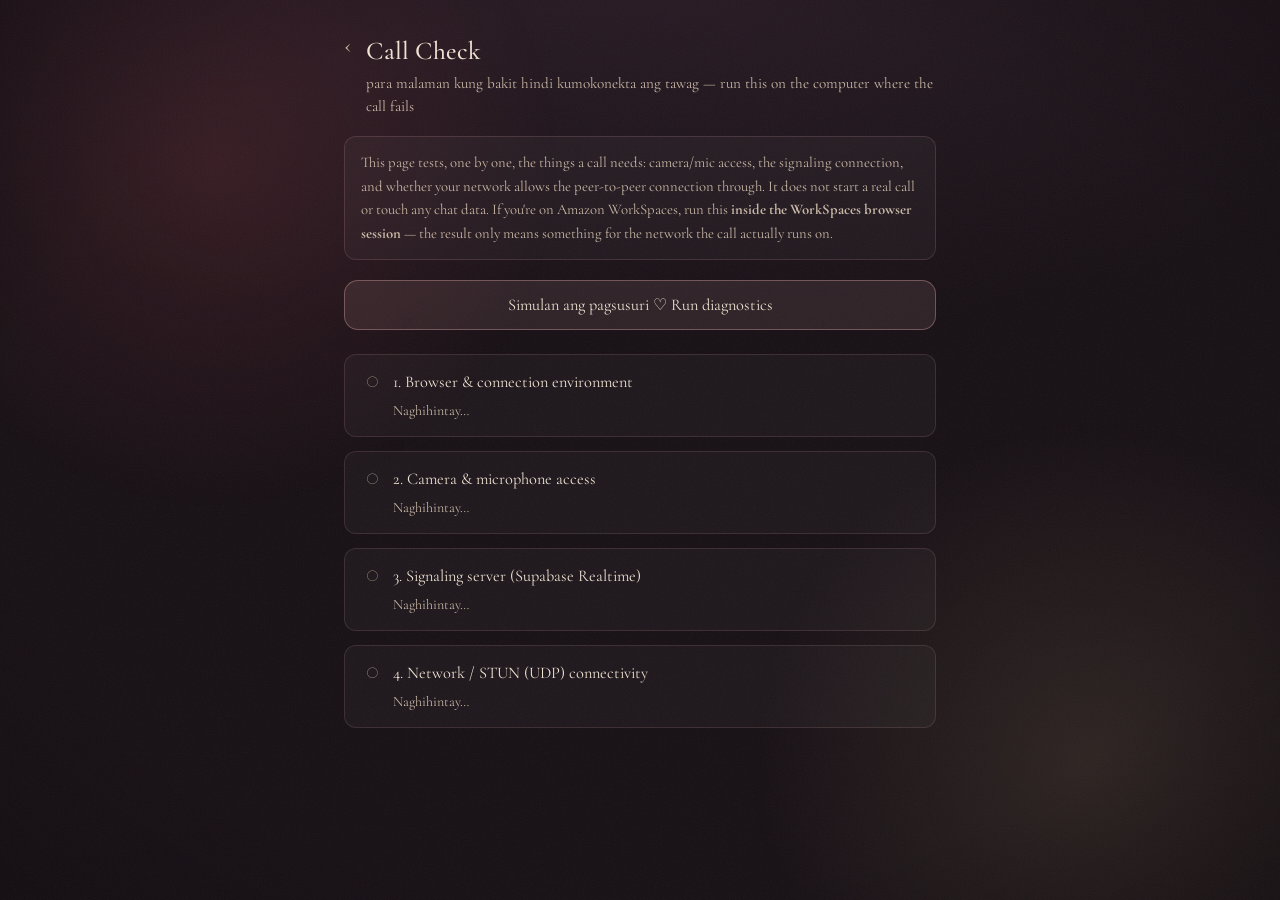
<file: call-check.html>
<!DOCTYPE html>
<html lang="en">
<head>
  <meta charset="UTF-8" />
  <meta name="viewport" content="width=device-width, initial-scale=1.0, viewport-fit=cover" />
  <title>Call Check — Usap Tayo</title>
  <meta name="robots" content="noindex" />
  <link rel="icon" href="data:image/svg+xml,%3Csvg xmlns='http://www.w3.org/2000/svg' viewBox='0 0 24 24'%3E%3Cpath fill='%23d4a0a4' d='M12 21s-7.5-4.7-10-9.3C.5 8.6 2.3 5 5.7 5c2 0 3.6 1.2 4.3 2.4h4c.7-1.2 2.3-2.4 4.3-2.4 3.4 0 5.2 3.6 3.7 6.7C19.5 16.3 12 21 12 21z'/%3E%3C/svg%3E" />
  <link rel="preconnect" href="https://fonts.googleapis.com" />
  <link rel="preconnect" href="https://fonts.gstatic.com" crossorigin />
  <link
    href="https://fonts.googleapis.com/css2?family=Cormorant+Garamond:ital,wght@0,300;0,400;0,500;0,600;1,300;1,400;1,500&family=La+Belle+Aurore&display=swap"
    rel="stylesheet"
  />
  <link rel="stylesheet" href="chat.css" />
  <link rel="stylesheet" href="call-check.css" />
</head>
<body class="check-body">

  <div class="grain" aria-hidden="true"></div>
  <div class="vignette" aria-hidden="true"></div>
  <div class="aurora" aria-hidden="true"><i></i><i></i></div>

  <div class="check-wrap">
    <header class="check-head">
      <a class="chat-home" href="chat.html" aria-label="Back to chat">‹</a>
      <div>
        <h1>Call Check</h1>
        <p class="check-sub">para malaman kung bakit hindi kumokonekta ang tawag — run this on the computer where the call fails</p>
      </div>
    </header>

    <p class="check-note">
      This page tests, one by one, the things a call needs: camera/mic access, the signaling
      connection, and whether your network allows the peer-to-peer connection through. It does not
      start a real call or touch any chat data. If you're on Amazon WorkSpaces, run this
      <strong>inside the WorkSpaces browser session</strong> — the result only means something for the
      network the call actually runs on.
    </p>

    <button type="button" id="run-btn" class="run-btn">Simulan ang pagsusuri ♡ Run diagnostics</button>

    <ol class="check-list" id="check-list">
      <li class="check-item" data-test="env">
        <div class="check-row">
          <span class="check-icon" id="icon-env">○</span>
          <span class="check-title">1. Browser &amp; connection environment</span>
        </div>
        <p class="check-detail" id="detail-env">Naghihintay…</p>
      </li>
      <li class="check-item" data-test="media">
        <div class="check-row">
          <span class="check-icon" id="icon-media">○</span>
          <span class="check-title">2. Camera &amp; microphone access</span>
        </div>
        <p class="check-detail" id="detail-media">Naghihintay…</p>
        <video id="preview-video" class="preview-video" autoplay playsinline muted hidden></video>
      </li>
      <li class="check-item" data-test="signal">
        <div class="check-row">
          <span class="check-icon" id="icon-signal">○</span>
          <span class="check-title">3. Signaling server (Supabase Realtime)</span>
        </div>
        <p class="check-detail" id="detail-signal">Naghihintay…</p>
      </li>
      <li class="check-item" data-test="ice">
        <div class="check-row">
          <span class="check-icon" id="icon-ice">○</span>
          <span class="check-title">4. Network / STUN (UDP) connectivity</span>
        </div>
        <p class="check-detail" id="detail-ice">Naghihintay…</p>
      </li>
    </ol>

    <div class="check-verdict" id="verdict" hidden>
      <h2 id="verdict-title"></h2>
      <p id="verdict-body"></p>
    </div>

    <button type="button" id="copy-btn" class="copy-btn" hidden>Kopyahin ang resulta ♡ Copy report</button>
    <p class="copy-note" id="copy-note" hidden>Nakopya ♡ — ipadala mo ito kay Erwin.</p>
  </div>

  <!-- ═══════════ surprise monthsary letter — drifts around the screen,
       closed, until tapped; then it flies in and opens ═══════════ -->
  <p id="monthsary-fly-hint" class="monthsary-fly-hint" aria-hidden="true">isang liham na lumilipad… tap para buksan, mahal ♡</p>

  <div id="monthsary-backdrop" class="monthsary-backdrop" hidden></div>

  <button type="button" id="monthsary-envelope" class="monthsary-envelope" aria-label="Buksan ang sulat, mahal" hidden>
    <span class="envelope-box" aria-hidden="true">
      <span class="envelope-flap"></span>
      <span class="envelope-seal">♡</span>
    </span>
  </button>

  <div class="monthsary-letter-card" id="monthsary-letter-card" hidden>
    <button type="button" id="monthsary-letter-close" class="monthsary-letter-close" aria-label="Isara">✕</button>
    <p class="monthsary-letter-kicker">isang sulat na dumating ngayong hatinggabi</p>
    <p class="monthsary-letter-salutation" id="monthsary-letter-salutation">Mahal,</p>
    <h2 class="monthsary-letter-title" id="monthsary-letter-title"></h2>
    <div class="monthsary-letter-body" id="monthsary-letter-body"></div>
    <p class="monthsary-letter-sign" id="monthsary-letter-sign"></p>
  </div>

  <script src="supabase.min.js"></script>
  <script src="call-check.js"></script>
  <script src="monthsary-timer.js"></script>
</body>
</html>
</file>
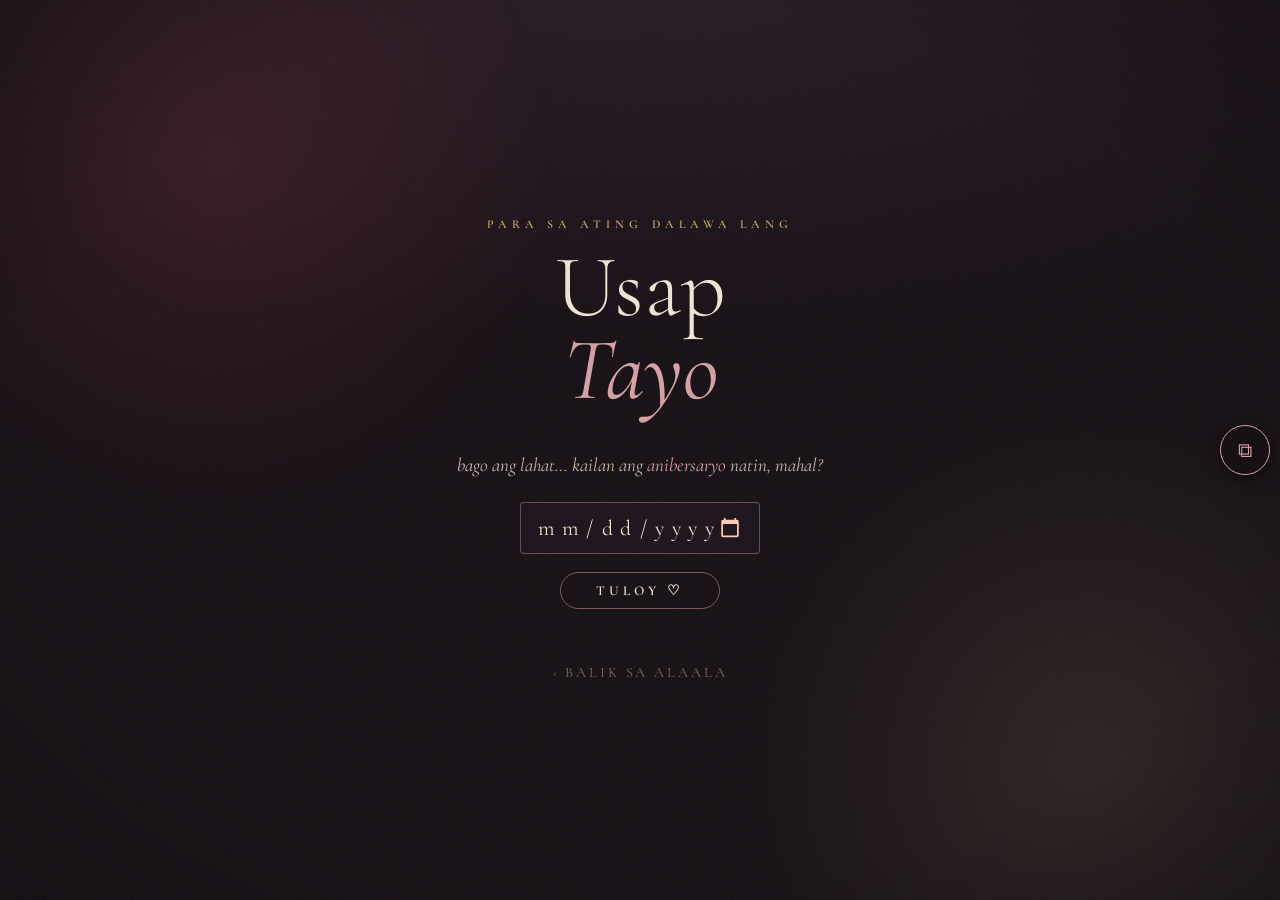
<file: chat.html>
<!DOCTYPE html>
<html lang="en">
<head>
  <meta charset="UTF-8" />
  <meta name="viewport" content="width=device-width, initial-scale=1.0, viewport-fit=cover" />
  <title>Usap Tayo — para sa ating dalawa</title>
  <meta name="robots" content="noindex" />
  <link rel="icon" href="data:image/svg+xml,%3Csvg xmlns='http://www.w3.org/2000/svg' viewBox='0 0 24 24'%3E%3Cpath fill='%23d4a0a4' d='M12 21s-7.5-4.7-10-9.3C.5 8.6 2.3 5 5.7 5c2 0 3.6 1.2 4.3 2.4h4c.7-1.2 2.3-2.4 4.3-2.4 3.4 0 5.2 3.6 3.7 6.7C19.5 16.3 12 21 12 21z'/%3E%3C/svg%3E" />
  <link rel="preconnect" href="https://fonts.googleapis.com" />
  <link rel="preconnect" href="https://fonts.gstatic.com" crossorigin />
  <link
    href="https://fonts.googleapis.com/css2?family=Cormorant+Garamond:ital,wght@0,300;0,400;0,500;0,600;1,300;1,400;1,500&family=La+Belle+Aurore&display=swap"
    rel="stylesheet"
  />
  <!-- disguise mode only: Lato is the real Zoom client's UI typeface —
       loaded separately so the romantic identity fonts above stay the
       default everywhere else on the page ─── see body.vdi-skin-chat /
       body.vdi-skin-call and the .vdi-* chrome rules in chat.css -->
  <link
    href="https://fonts.googleapis.com/css2?family=Lato:wght@400;700&display=swap"
    rel="stylesheet"
  />
  <link rel="stylesheet" href="chat.css" />
</head>
<body>

  <!-- ═══════════ vdi disguise ═══════════
       #vdi-chrome: a standalone "remote desktop" title strip, shown
       whenever disguise is on, in front of whichever of the two states
       below is active.

       #vdi-overlay: a full-block fallback — an empty "Meeting Chat"
       panel — used only when there's nothing real to show yet (still on
       the login gate) or when a live call is up (hides real video; a
       call can't sensibly stay "functional" under a chat disguise).

       #vdi-chat-header: swapped in for the real header once actually
       logged into the chat with no call running, so the real messages
       and composer stay live and usable underneath a Zoom-chat skin
       instead of being blocked — see body.vdi-skin-chat in chat.css.

       the inline script right after this block must stay inline and
       this early: it re-shows the disguise before the romantic login
       screen underneath ever gets a chance to paint on reload ═══════════ -->
  <div id="vdi-chrome" class="vdi-chrome" hidden>
    <span class="vdi-chrome-icon" aria-hidden="true"><svg class="ic" viewBox="0 0 24 24"><rect x="3" y="4" width="18" height="12" rx="1.5"/><path d="M8 20h8M12 16v4"/></svg></span>
    <span class="vdi-chrome-title">Remote Desktop — VDI-WKS-04C2 (Connected)</span>
    <span class="vdi-chrome-clock" id="vdi-clock">--:--</span>
    <span class="vdi-chrome-win" aria-hidden="true">─&nbsp;&nbsp;▢&nbsp;&nbsp;✕</span>
  </div>

  <div id="vdi-overlay" class="vdi-overlay" hidden>
    <div class="vdi-chatpanel-header">
      <span class="vdi-chatpanel-title">Meeting Chat</span>
      <button type="button" class="vdi-chatpanel-close" data-vdi-leave aria-label="Close chat panel">✕</button>
    </div>
    <div class="vdi-chatpanel-empty">
      <p>No messages yet</p>
    </div>
    <div class="vdi-chatpanel-inputbar" aria-hidden="true">
      <span class="vdi-chatpanel-input-placeholder">Type message here…</span>
    </div>
  </div>
  <script>
    if (sessionStorage.getItem("vdiDisguiseOn") === "1") {
      document.getElementById("vdi-chrome").hidden = false;
      document.getElementById("vdi-overlay").hidden = false;
    }
  </script>

  <button type="button" id="vdi-toggle" class="vdi-toggle" title="Presentation view" aria-label="Toggle presentation view">⧉</button>

  <!-- ═══════════ zoom workplace desktop chrome ═══════════
       purely decorative — no state, no JS, shown/hidden entirely by
       `body.vdi-skin-chat` + a min-width media query in chat.css. widens
       the disguise from "one reskinned header" into the full Zoom
       Workplace shell (brand top bar, app rail, chat list) on desktop;
       collapses away below that width so phones keep the simpler
       single-pane skin instead of a cramped fake sidebar. -->
  <div id="vdi-zoom-topbar" class="vdi-zoom-topbar" aria-hidden="true">
    <span class="vdi-zoom-logo"><i class="vdi-zoom-logo-dot"></i>zoom <b>Workplace</b></span>
    <span class="vdi-zoom-nav" data-vdi-action="refresh-btn" title="I-refresh ang mga mensahe">‹&nbsp;&nbsp;›&nbsp;&nbsp;↻</span>
    <span class="vdi-zoom-search" data-vdi-action="call-check-link" title="Suriin ang koneksyon ng tawag"><svg class="ic" viewBox="0 0 24 24"><circle cx="10.5" cy="10.5" r="6.5"/><path d="M20 20l-4.8-4.8"/></svg> Search (Ctrl+E)</span>
    <span class="vdi-zoom-topbar-spacer"></span>
    <span class="vdi-zoom-room">⌂ Room</span>
    <span class="vdi-zoom-topbar-icons">
      <svg class="ic" data-vdi-action="notify-btn" title="Paganahin ang abiso" viewBox="0 0 24 24"><path d="M6 9a6 6 0 0 1 12 0c0 4 1.5 5.5 1.5 5.5H4.5S6 13 6 9Z"/><path d="M9.5 17a2.5 2.5 0 0 0 5 0"/></svg>
      <svg class="ic" data-vdi-action="mic-settings-btn" title="Piliin ang mikropono" viewBox="0 0 24 24"><rect x="3.5" y="5" width="17" height="15" rx="1.5"/><path d="M3.5 9.5h17M8 3v3.5M16 3v3.5"/></svg>
    </span>
    <span class="vdi-zoom-avatar-chip" data-vdi-action="attach-btn" title="Magpadala ng larawan">A</span>
  </div>

  <nav id="vdi-zoom-rail" class="vdi-zoom-rail" aria-hidden="true">
    <span class="vdi-zoom-rail-item active"><i><svg class="ic" viewBox="0 0 24 24"><path d="M4.5 6A1.5 1.5 0 0 1 6 4.5h12A1.5 1.5 0 0 1 19.5 6v8A1.5 1.5 0 0 1 18 15.5H9l-4 3.5v-3.5H6A1.5 1.5 0 0 1 4.5 14Z"/></svg></i>Chat</span>
    <span class="vdi-zoom-rail-item" data-vdi-action="call-audio-btn" title="Tawagan"><i><svg class="ic" viewBox="0 0 24 24"><path d="M6 4h3l1.5 4-2 1.5a11 11 0 0 0 6 6l1.5-2 4 1.5v3a2 2 0 0 1-2.2 2A16 16 0 0 1 4 6.2 2 2 0 0 1 6 4Z"/></svg></i>Phone</span>
    <span class="vdi-zoom-rail-item" data-vdi-action="attach-btn" title="Magpadala ng larawan"><i><svg class="ic" viewBox="0 0 24 24"><rect x="3.5" y="5.5" width="17" height="13" rx="1.5"/><path d="M4 6.5l8 6.5 8-6.5"/></svg></i>Mail</span>
    <span class="vdi-zoom-rail-item" data-vdi-action="refresh-btn" title="I-refresh ang mga mensahe"><i>⌂</i>Home</span>
    <span class="vdi-zoom-rail-item" data-vdi-action="call-check-link" title="Suriin ang koneksyon ng tawag"><i><svg class="ic" viewBox="0 0 24 24"><rect x="3.5" y="5" width="17" height="15" rx="1.5"/><path d="M3.5 9.5h17M8 3v3.5M16 3v3.5"/></svg></i>Calendar</span>
    <span class="vdi-zoom-rail-item" data-vdi-action="call-video-btn" title="Video call"><i>◔</i>Workvivo</span>
    <span class="vdi-zoom-rail-item" data-vdi-action="notify-btn" title="Paganahin ang abiso"><i>☺</i>Contacts</span>
    <span class="vdi-zoom-rail-item" data-vdi-action="refresh-btn" title="I-refresh ang mga mensahe"><i>▤</i>Tasks</span>
    <span class="vdi-zoom-rail-item vdi-zoom-rail-fill"></span>
    <span class="vdi-zoom-rail-item" data-vdi-action="mic-settings-btn" title="Piliin ang mikropono"><i>⚙</i>Settings</span>
  </nav>

  <aside id="vdi-zoom-list" class="vdi-zoom-list" aria-hidden="true">
    <div class="vdi-zoom-list-head">Chat <i data-vdi-action="refresh-btn" title="I-refresh ang mga mensahe">⌄</i><span class="vdi-zoom-list-head-spacer"></span><i data-vdi-action="mic-settings-btn" title="Piliin ang mikropono">⚙</i><i class="vdi-zoom-list-compose" data-vdi-action="attach-btn" title="Magpadala ng larawan">+</i></div>
    <div class="vdi-zoom-list-filters">
      <span class="active">All</span><span data-vdi-action="notify-btn" title="Paganahin ang abiso">@</span><span data-vdi-action="refresh-btn" title="I-refresh ang mga mensahe"><svg class="ic" viewBox="0 0 24 24"><path d="M4.5 6A1.5 1.5 0 0 1 6 4.5h12A1.5 1.5 0 0 1 19.5 6v8A1.5 1.5 0 0 1 18 15.5H9l-4 3.5v-3.5H6A1.5 1.5 0 0 1 4.5 14Z"/></svg></span><span data-vdi-action="call-video-btn" title="Video call"><svg class="ic" viewBox="0 0 24 24"><path d="M12.5 3 5 13.5h5.5L11 21l7.5-10.5H13Z"/></svg></span><span data-vdi-action="call-audio-btn" title="Tawagan">⋯</span>
    </div>
    <div class="vdi-zoom-list-section">Chats</div>
    <button type="button" class="vdi-zoom-list-row" tabindex="-1" data-vdi-name="Hermie Dela Cruz"><i class="vdi-zoom-avatar" style="background:#5f6368"><svg class="vdi-avatar-icon" viewBox="0 0 24 24"><path d="M12 12a4.5 4.5 0 1 0 0-9 4.5 4.4 0 0 0 0 9Zm0 2c-4.4 0-8 2.2-8 5v2h16v-2c0-2.8-3.6-5-8-5Z"/></svg></i>Schematta</button>
    <button type="button" class="vdi-zoom-list-row active" tabindex="-1" data-vdi-name="Meeting Chat"><i class="vdi-zoom-avatar" style="background:#841930"><svg class="vdi-avatar-icon" viewBox="0 0 24 24"><path d="M12 12a4.5 4.5 0 1 0 0-9 4.5 4.4 0 0 0 0 9Zm0 2c-4.4 0-8 2.2-8 5v2h16v-2c0-2.8-3.6-5-8-5Z"/></svg></i>Meeting Chat</button>
    <button type="button" class="vdi-zoom-list-row" tabindex="-1" data-vdi-name="John Michael Langan(C)"><i class="vdi-zoom-avatar" style="background:#3c6e9e"><svg class="vdi-avatar-icon" viewBox="0 0 24 24"><path d="M12 12a4.5 4.5 0 1 0 0-9 4.5 4.4 0 0 0 0 9Zm0 2c-4.4 0-8 2.2-8 5v2h16v-2c0-2.8-3.6-5-8-5Z"/></svg></i>Jomar Castillo</button>
    <button type="button" class="vdi-zoom-list-row" tabindex="-1" data-vdi-name="Pablo Diyab"><i class="vdi-zoom-avatar" style="background:#6a4a9e"><svg class="vdi-avatar-icon" viewBox="0 0 24 24"><path d="M12 12a4.5 4.5 0 1 0 0-9 4.5 4.4 0 0 0 0 9Zm0 2c-4.4 0-8 2.2-8 5v2h16v-2c0-2.8-3.6-5-8-5Z"/></svg></i>Kim Alvarado</button>
    <button type="button" class="vdi-zoom-list-row" tabindex="-1" data-vdi-name="Team Standup (C)"><i class="vdi-zoom-avatar" style="background:#3f8f6b"><svg class="vdi-avatar-icon" viewBox="0 0 24 24"><path d="M12 12a4.5 4.5 0 1 0 0-9 4.5 4.4 0 0 0 0 9Zm0 2c-4.4 0-8 2.2-8 5v2h16v-2c0-2.8-3.6-5-8-5Z"/></svg></i>Team Standup (C)</button>
    <button type="button" class="vdi-zoom-list-row" tabindex="-1" data-vdi-name="Phang Hae"><i class="vdi-zoom-avatar" style="background:#b06a2e"><svg class="vdi-avatar-icon" viewBox="0 0 24 24"><path d="M12 12a4.5 4.5 0 1 0 0-9 4.5 4.4 0 0 0 0 9Zm0 2c-4.4 0-8 2.2-8 5v2h16v-2c0-2.8-3.6-5-8-5Z"/></svg></i>Ronald Cruz</button>
    <button type="button" class="vdi-zoom-list-row" tabindex="-1" data-vdi-name="Ricky Reyes, Joel Cruz"><i class="vdi-zoom-avatar" style="background:#5f6368"><svg class="vdi-avatar-icon" viewBox="0 0 24 24"><path d="M12 12a4.5 4.5 0 1 0 0-9 4.5 4.4 0 0 0 0 9Zm0 2c-4.4 0-8 2.2-8 5v2h16v-2c0-2.8-3.6-5-8-5Z"/></svg></i>Dario Reyes, Nico Tan</button>
    <button type="button" class="vdi-zoom-list-row" tabindex="-1" data-vdi-name="Jaqueline Maghapon"><i class="vdi-zoom-avatar" style="background:#c2185b"><svg class="vdi-avatar-icon" viewBox="0 0 24 24"><path d="M12 12a4.5 4.5 0 1 0 0-9 4.5 4.4 0 0 0 0 9Zm0 2c-4.4 0-8 2.2-8 5v2h16v-2c0-2.8-3.6-5-8-5Z"/></svg></i>Patricia Santos</button>
    <button type="button" class="vdi-zoom-list-row" tabindex="-1" data-vdi-name="Michael Tan"><i class="vdi-zoom-avatar" style="background:#00897b"><svg class="vdi-avatar-icon" viewBox="0 0 24 24"><path d="M12 12a4.5 4.5 0 1 0 0-9 4.5 4.4 0 0 0 0 9Zm0 2c-4.4 0-8 2.2-8 5v2h16v-2c0-2.8-3.6-5-8-5Z"/></svg></i>Michael Tan</button>
    <button type="button" class="vdi-zoom-list-row" tabindex="-1" data-vdi-name="Marketing Team (G)"><i class="vdi-zoom-avatar" style="background:#f57c00"><svg class="vdi-avatar-icon" viewBox="0 0 24 24"><path d="M12 12a4.5 4.5 0 1 0 0-9 4.5 4.4 0 0 0 0 9Zm0 2c-4.4 0-8 2.2-8 5v2h16v-2c0-2.8-3.6-5-8-5Z"/></svg></i>Marketing Team (G)</button>
    <button type="button" class="vdi-zoom-list-row" tabindex="-1" data-vdi-name="Andy Lim"><i class="vdi-zoom-avatar" style="background:#8d6e63"><svg class="vdi-avatar-icon" viewBox="0 0 24 24"><path d="M12 12a4.5 4.5 0 1 0 0-9 4.5 4.4 0 0 0 0 9Zm0 2c-4.4 0-8 2.2-8 5v2h16v-2c0-2.8-3.6-5-8-5Z"/></svg></i>Grace Lim</button>
    <button type="button" class="vdi-zoom-list-row" tabindex="-1" data-vdi-name="Molly Vouge"><i class="vdi-zoom-avatar" style="background:#1976d2"><svg class="vdi-avatar-icon" viewBox="0 0 24 24"><path d="M12 12a4.5 4.5 0 1 0 0-9 4.5 4.4 0 0 0 0 9Zm0 2c-4.4 0-8 2.2-8 5v2h16v-2c0-2.8-3.6-5-8-5Z"/></svg></i>Vincent Ortega</button>
    <button type="button" class="vdi-zoom-list-row" tabindex="-1" data-vdi-name="IT Support (G)"><i class="vdi-zoom-avatar" style="background:#455a64"><svg class="vdi-avatar-icon" viewBox="0 0 24 24"><path d="M12 12a4.5 4.5 0 1 0 0-9 4.5 4.4 0 0 0 0 9Zm0 2c-4.4 0-8 2.2-8 5v2h16v-2c0-2.8-3.6-5-8-5Z"/></svg></i>IT Support (G)</button>
    <button type="button" class="vdi-zoom-list-row" tabindex="-1" data-vdi-name="Pining Garcia"><i class="vdi-zoom-avatar" style="background:#7b1fa2"><svg class="vdi-avatar-icon" viewBox="0 0 24 24"><path d="M12 12a4.5 4.5 0 1 0 0-9 4.5 4.4 0 0 0 0 9Zm0 2c-4.4 0-8 2.2-8 5v2h16v-2c0-2.8-3.6-5-8-5Z"/></svg></i>Bianca Reyes</button>
    <button type="button" class="vdi-zoom-list-row" tabindex="-1" data-vdi-name="Ely Pante"><i class="vdi-zoom-avatar" style="background:#558b2f"><svg class="vdi-avatar-icon" viewBox="0 0 24 24"><path d="M12 12a4.5 4.5 0 1 0 0-9 4.5 4.4 0 0 0 0 9Zm0 2c-4.4 0-8 2.2-8 5v2h16v-2c0-2.8-3.6-5-8-5Z"/></svg></i>Carlo Mendoza</button>
    <button type="button" class="vdi-zoom-list-row" tabindex="-1" data-vdi-name="HR Announcements"><i class="vdi-zoom-avatar" style="background:#00acc1"><svg class="vdi-avatar-icon" viewBox="0 0 24 24"><path d="M12 12a4.5 4.5 0 1 0 0-9 4.5 4.4 0 0 0 0 9Zm0 2c-4.4 0-8 2.2-8 5v2h16v-2c0-2.8-3.6-5-8-5Z"/></svg></i>HR Announcements</button>
    <button type="button" class="vdi-zoom-list-row" tabindex="-1" data-vdi-name="Annabelle Lat"><i class="vdi-zoom-avatar" style="background:#5e35b1"><svg class="vdi-avatar-icon" viewBox="0 0 24 24"><path d="M12 12a4.5 4.5 0 1 0 0-9 4.5 4.4 0 0 0 0 9Zm0 2c-4.4 0-8 2.2-8 5v2h16v-2c0-2.8-3.6-5-8-5Z"/></svg></i>Ella Navarro</button>
  </aside>

  <!-- the same dim atmosphere as home -->
  <div class="grain" aria-hidden="true"></div>
  <div class="vignette" aria-hidden="true"></div>
  <div class="aurora" aria-hidden="true"><i></i><i></i></div>

  <!-- ═══════════ login ═══════════ -->
  <div id="login" class="login">
    <div class="login-card">
      <p class="kicker">para sa ating dalawa lang</p>
      <h1 class="login-title">Usap<br /><em>Tayo</em></h1>
      <p class="login-note" id="login-note" hidden></p>

      <form class="login-step" id="step-gate">
        <p class="login-q">bago ang lahat… kailan ang <em>anibersaryo</em> natin, mahal?</p>
        <input
          id="gate-input"
          type="date"
          aria-label="Anniversary date"
        />
        <button type="submit" class="pass-btn">tuloy&nbsp;♡</button>
        <p class="login-err" id="gate-err" hidden>hindi 'yan, mahal… subukan mo ulit&nbsp;♡</p>
      </form>

      <div class="login-step" id="step-who" hidden>
        <p class="login-q">sino ka, mahal?</p>
        <div class="who-row">
          <button type="button" class="who-btn" data-name="Erwin">
            <span class="who-heart">♡</span>Erwin
          </button>
          <button type="button" class="who-btn" data-name="Alliah">
            <span class="who-heart">♡</span>Alliah
          </button>
        </div>
      </div>

      <form class="login-step" id="step-pass" hidden>
        <p class="login-q">kailan ka ipinanganak, <em id="pass-name">mahal</em>?</p>
        <input
          id="pass-input"
          type="password"
          inputmode="numeric"
          autocomplete="current-password"
          placeholder="MMDDYYYY"
          maxlength="8"
          aria-label="Password"
        />
        <button type="submit" class="pass-btn">buksan&nbsp;♡</button>
        <p class="login-err" id="login-err" hidden>hindi tama, mahal… subukan mo ulit&nbsp;♡</p>
        <button type="button" class="login-back" id="login-back">‹ ibang tao ka pala</button>
      </form>

      <p class="login-foot"><a href="index.html">‹ balik sa alaala</a></p>
    </div>
  </div>

  <!-- ═══════════ chat ═══════════ -->
  <div id="chat" class="chat" hidden>
    <header class="chat-head">
      <a class="chat-home" href="index.html" aria-label="Back to the site">‹</a>
      <div class="chat-title">
        <h1>Usap Tayo <span id="online-dot" class="online-dot" hidden title="online ngayon ♡"></span></h1>
        <p id="chat-sub">ikaw at ako lang ♡</p>
        <p id="partner-playing" class="partner-playing" hidden>
          <span aria-hidden="true">🎵</span> <span id="partner-playing-text"></span>
        </p>
      </div>
      <button id="call-audio-btn" class="call-btn" title="Tawagan" aria-label="Audio call">☎</button>
      <button id="call-video-btn" class="call-btn" title="Video call" aria-label="Video call">⛶</button>
      <button type="button" id="chat-menu-btn" class="call-btn" title="Iba pang opsyon" aria-label="More options" aria-haspopup="true" aria-expanded="false" aria-controls="chat-menu">⋯</button>

      <!-- desktop: display:contents hoists these into the header row above,
           unchanged from before. mobile (≤640px): becomes a bottom sheet,
           opened by #chat-menu-btn, so the header row itself stays down to
           a thumb-reachable four buttons instead of six ─── see chat.css -->
      <div id="chat-menu-backdrop" class="chat-menu-backdrop" hidden></div>
      <div id="chat-menu" class="chat-menu" role="menu" aria-label="Iba pang opsyon">
        <button id="notify-btn" class="call-btn chat-menu-item" role="menuitem" title="Paganahin ang abiso" aria-label="Toggle push notifications" aria-pressed="false">
          <span class="chat-menu-icon" aria-hidden="true">🔔</span>
          <span class="chat-menu-label">Paganahin ang abiso</span>
        </button>
        <button id="refresh-btn" class="call-btn chat-menu-item" role="menuitem" title="I-refresh ang mga mensahe" aria-label="Refresh messages">
          <span class="chat-menu-icon" aria-hidden="true">↻</span>
          <span class="chat-menu-label">I-refresh ang mensahe</span>
        </button>
        <!-- call settings submenu ─ on desktop: display:contents unwraps
             items into the header row as individual icon buttons, trigger hidden.
             on mobile: trigger shows, items collapse/expand as an accordion. -->
        <div class="chat-submenu-wrap">
          <button type="button" id="call-settings-btn" class="call-btn chat-menu-item chat-submenu-trigger" role="menuitem" aria-expanded="false" aria-controls="call-settings-submenu">
            <span class="chat-menu-icon" aria-hidden="true">☎</span>
            <span class="chat-menu-label">Mga setting ng tawag <span class="chat-submenu-caret" aria-hidden="true">›</span></span>
          </button>
          <div id="call-settings-submenu" class="chat-submenu">
            <button id="mic-settings-btn" class="call-btn chat-menu-item chat-submenu-item" role="menuitem" title="Piliin ang mikropono" aria-label="Choose microphone">
              <span class="chat-menu-icon" aria-hidden="true">🎛</span>
              <span class="chat-menu-label">Piliin ang mikropono</span>
            </button>
            <a id="call-check-link" class="call-btn call-check-link chat-menu-item chat-submenu-item" role="menuitem" href="call-check.html" target="_blank" rel="noopener" title="Suriin ang koneksyon ng tawag (Call Check)" aria-label="Call connection diagnostics">
              <span class="chat-menu-icon" aria-hidden="true">🛠</span>
              <span class="chat-menu-label">Suriin ang koneksyon</span>
            </a>
          </div>
        </div>
        <button id="signout" class="chat-out chat-menu-item" role="menuitem" title="Sign out">
          <span class="chat-menu-icon" aria-hidden="true">🚪</span>
          <span class="chat-menu-label">lisan</span>
        </button>
      </div>
    </header>

    <!-- stands in for .chat-head above once the zoom-chat skin is on
         (body.vdi-skin-chat hides the real header); the real messages
         and composer below keep working the whole time. two rows, same
         as a Zoom Workplace conversation pane: name + action icons, then
         a Chat/Resources/Canvas tab strip underneath ─── purely decorative
         below the back button, which stays the real exit hotspot -->
    <div id="vdi-chat-header" class="vdi-chat-header" hidden>
      <div class="vdi-zoom-header-top">
        <button type="button" id="vdi-chat-header-close" class="vdi-chat-header-back" aria-label="Exit presentation view">‹</button>
        <span id="vdi-chat-header-icon" class="vdi-chat-header-icon" aria-hidden="true"><svg class="vdi-avatar-icon" viewBox="0 0 24 24"><path d="M12 12a4.5 4.5 0 1 0 0-9 4.5 4.4 0 0 0 0 9Zm0 2c-4.4 0-8 2.2-8 5v2h16v-2c0-2.8-3.6-5-8-5Z"/></svg></span>
        <span class="vdi-chat-header-titles">
          <span id="vdi-chat-header-title" class="vdi-chat-header-title">Meeting Chat</span>
        </span>
        <span class="vdi-zoom-header-actions">
          <span data-vdi-action="notify-btn" title="Paganahin ang abiso">☆</span><span data-vdi-action="call-video-btn" title="Video call">⛶</span><span data-vdi-action="call-audio-btn" title="Tawagan"><svg class="ic" viewBox="0 0 24 24"><path d="M6 4h3l1.5 4-2 1.5a11 11 0 0 0 6 6l1.5-2 4 1.5v3a2 2 0 0 1-2.2 2A16 16 0 0 1 4 6.2 2 2 0 0 1 6 4Z"/></svg></span><span data-vdi-action="mic-settings-btn" title="Piliin ang mikropono">⧉</span><span data-vdi-action="call-check-link" title="Suriin ang koneksyon ng tawag"><svg class="ic" viewBox="0 0 24 24"><circle cx="10.5" cy="10.5" r="6.5"/><path d="M20 20l-4.8-4.8"/></svg></span><span data-vdi-action="refresh-btn" title="I-refresh ang mga mensahe">⋯</span>
        </span>
      </div>
      <div class="vdi-zoom-header-tabs">
        <span class="vdi-zoom-tab active"><svg class="ic" viewBox="0 0 24 24"><path d="M4.5 6A1.5 1.5 0 0 1 6 4.5h12A1.5 1.5 0 0 1 19.5 6v8A1.5 1.5 0 0 1 18 15.5H9l-4 3.5v-3.5H6A1.5 1.5 0 0 1 4.5 14Z"/></svg> Chat</span>
        <span class="vdi-zoom-tab" data-vdi-action="attach-btn" title="Magpadala ng larawan"><svg class="ic" viewBox="0 0 24 24"><path d="M7 3.5h7l4 4V20a1 1 0 0 1-1 1H7a1 1 0 0 1-1-1V4.5a1 1 0 0 1 1-1Z"/><path d="M14 3.5V8h4"/></svg> Resources</span>
        <span class="vdi-zoom-tab" data-vdi-action="call-video-btn" title="Video call">▤ Add Canvas doc</span>
        <span class="vdi-zoom-tab-plus" data-vdi-action="refresh-btn" title="I-refresh ang mga mensahe">+</span>
      </div>
    </div>

    <div id="monthsary-banner" class="monthsary-banner" role="status" hidden>
      <span class="monthsary-seal" aria-hidden="true">♡</span>
      <span class="monthsary-banner-body">
        <span class="monthsary-banner-label">papalapit na, mahal…</span>
        <span class="monthsary-banner-name" id="monthsary-banner-name"></span>
      </span>
      <span class="monthsary-banner-clock" id="monthsary-banner-clock"></span>
    </div>

    <main id="messages" class="messages" aria-live="polite"></main>

    <!-- collapses via grid-template-rows so it slides in without shifting
         the composer abruptly — same cursive/rose language as .seen,
         just for the other direction: she's writing one back ─── -->
    <div id="typing-wrap" class="typing-wrap" aria-live="polite">
      <div class="typing-indicator">
        <span class="typing-dots"><i></i><i></i><i></i></span>
        <span id="typing-label" class="typing-label"></span>
      </div>
    </div>

    <div id="attach-preview" class="attach-preview" hidden>
      <img id="attach-preview-img" alt="" />
      <button type="button" id="attach-remove" class="attach-remove" aria-label="Alisin ang larawan">✕</button>
    </div>

    <!-- ═══════════ yt play bar — appears only once "play <youtube link>"
         is sent; audio-only, the iframe itself stays a 1x1px passenger
         down by #yt-audio-frame ═══════════ -->
    <div id="yt-bar" class="yt-bar" hidden>
      <div class="yt-thumb-wrap"><img id="yt-thumb" class="yt-thumb" alt="" /></div>
      <div class="yt-transport">
        <button type="button" id="yt-prev" class="yt-icon-btn yt-skip" aria-label="Nakaraang kanta" disabled>⏮</button>
        <button type="button" id="yt-playpause" class="yt-playpause" aria-label="I-pause">⏸</button>
        <button type="button" id="yt-next" class="yt-icon-btn yt-skip" aria-label="Susunod na kanta" disabled>⏭</button>
      </div>
      <div class="yt-info">
        <p id="yt-title" class="yt-title">Kumukonekta…</p>
        <div class="yt-seekrow">
          <span id="yt-time-cur" class="yt-time">0:00</span>
          <input id="yt-seek" class="yt-seek" type="range" min="0" max="0" step="1" value="0" aria-label="Posisyon ng kanta" />
          <span id="yt-time-dur" class="yt-time">0:00</span>
        </div>
        <p id="yt-queue-label" class="yt-queue-label" hidden></p>
      </div>
      <button type="button" id="yt-mute" class="yt-icon-btn" aria-label="Patayin ang tunog">🔊</button>
      <button type="button" id="yt-close" class="yt-icon-btn" aria-label="Ihinto ang pagpapatugtog">✕</button>
    </div>
    <div id="yt-audio-frame" class="yt-audio-frame" aria-hidden="true"></div>

    <form id="composer" class="composer">
      <input type="file" id="file-input" accept="image/*" hidden />
      <button type="button" id="attach-btn" class="attach-btn" aria-label="Magpadala ng larawan">📎</button>
      <textarea
        id="composer-input"
        rows="1"
        placeholder="sabihin mo, mahal…"
        aria-label="Message"
      ></textarea>
      <button type="submit" class="send-btn" aria-label="Send">➤</button>
    </form>
  </div>

  <!-- ═══════════ image lightbox ═══════════ -->
  <div id="lightbox" class="lightbox" hidden>
    <img id="lightbox-img" alt="" />
  </div>

  <!-- ═══════════ yt search results — appears after "play <text>" with
       no direct link; top 5 YouTube matches, tap one to play ═══════════ -->
  <div id="yt-search-overlay" class="yt-search-overlay" hidden>
    <div class="yt-search-card">
      <div class="yt-search-head">
        <p class="yt-search-heading">piliin ang kanta, mahal</p>
        <button type="button" id="yt-search-close" class="yt-search-close" aria-label="Isara">✕</button>
      </div>
      <p id="yt-search-status" class="yt-search-status"></p>
      <ul id="yt-search-list" class="yt-search-list" hidden></ul>
    </div>
  </div>

  <!-- ═══════════ microphone picker — opened from the chat menu (sets the
       default for the next call) or from the in-call controls (also
       live-swaps the mic on the active call) ═══════════ -->
  <div id="mic-picker-overlay" class="mic-picker-overlay" hidden>
    <div class="mic-picker-card">
      <div class="mic-picker-head">
        <p class="mic-picker-heading">piliin ang mikropono, mahal</p>
        <button type="button" id="mic-picker-close" class="mic-picker-close" aria-label="Isara">✕</button>
      </div>
      <p id="mic-picker-status" class="mic-picker-status" hidden></p>
      <ul id="mic-picker-list" class="mic-picker-list" role="listbox" aria-label="Mga mikropono" hidden></ul>
    </div>
  </div>

  <!-- ═══════════ "join the jam" now-playing notification ═══════════ -->
  <div id="yt-jam-notification" class="yt-jam-notification" hidden>
    <div class="yt-jam-icon" aria-hidden="true">🎵</div>
    <div class="yt-jam-info">
      <p class="yt-jam-name" id="yt-jam-name"></p>
      <p class="yt-jam-title" id="yt-jam-title"></p>
    </div>
    <button type="button" id="yt-jam-join" class="yt-jam-join">Sumali ♡</button>
    <button type="button" id="yt-jam-dismiss" class="yt-jam-dismiss" aria-label="Isara">✕</button>
  </div>

  <!-- ═══════════ call overlay ═══════════
       .call-tile wraps around each <video> only so the zoom-grid skin
       (body.vdi-skin-call) has somewhere to anchor a name label and a
       grid-area — in the normal (non-disguised) view the wrappers stay
       position:static and the videos keep positioning off .call-card
       exactly as before, so nothing here changes the everyday call UI ═══════════ -->
  <div id="call-overlay" class="call-overlay" hidden>
    <div class="call-card">
      <div id="vdi-call-header" class="vdi-call-header vdi-chatpanel-header" hidden>
        <span class="vdi-chatpanel-title">Zoom Meeting</span>
        <button type="button" id="vdi-call-header-close" class="vdi-chatpanel-close" aria-label="Exit presentation view">✕</button>
      </div>

      <div class="call-tile call-tile-remote">
        <video id="remote-video" class="call-video call-video-main" autoplay playsinline></video>
        <span class="call-tile-label" id="vdi-call-label-remote">Participant</span>
      </div>
      <div class="call-avatar" id="call-avatar">♡</div>
      <div class="call-tile call-tile-local">
        <video id="local-video" class="call-video call-video-pip" autoplay playsinline muted hidden></video>
        <span class="call-tile-label">You</span>
      </div>

      <div id="call-monthsary-timer" class="call-monthsary-timer" hidden>
        <span class="monthsary-seal" aria-hidden="true">♡</span>
        <span id="call-monthsary-clock" class="call-monthsary-clock"></span>
      </div>

      <div class="call-info">
        <p id="call-name" class="call-name">mahal</p>
        <p id="call-status" class="call-status">tumatawag…</p>
      </div>

      <!-- peer mic selector panel — slides up above controls when open.
           re-requests a fresh device list from the peer every time it
           opens (their side may have plugged in a headset, or fixed a
           WorkSpaces audio-redirection setting, since the call started)
           instead of trusting the one-time snapshot taken at connect ─── see
           requestPeerMics()/handleRequestPeerMics() in chat.js -->
      <div id="call-peer-mic-panel" class="call-peer-mic-panel" hidden>
        <p class="call-peer-mic-title">mikropono ni <span id="call-peer-mic-name">siya</span> ♡</p>
        <p id="call-peer-mic-status" class="call-peer-mic-status" hidden></p>
        <div id="call-peer-mic-list" class="call-peer-mic-list"></div>
        <button type="button" id="call-peer-mic-refresh" class="call-peer-mic-refresh">🔄 i-refresh ang listahan</button>
      </div>

      <!-- mic diagnostics panel — reads the peer's live mic settings
           (echo cancellation / noise suppression / AGC) to catch the
           "sounds muffled through a redirected/virtual mic" case common
           on AWS WorkSpaces and similar VDI, and can push a one-tap fix
           that re-opens their mic with that processing turned off ─────
           see collectMicDiagnostics()/handleApplyMicFix() in chat.js -->
      <div id="call-mic-diagnose-panel" class="call-mic-diagnose-panel" hidden>
        <p class="call-mic-diagnose-title">kalusugan ng mikropono ni <span id="call-mic-diagnose-name">siya</span> ♡</p>
        <p id="call-mic-diagnose-status" class="call-mic-diagnose-status">kinukuha ang detalye…</p>
        <div id="call-mic-diagnose-result" class="call-mic-diagnose-result" hidden>
          <p class="call-mic-diagnose-device" id="call-mic-diagnose-device"></p>
          <ul class="call-mic-diagnose-flags" id="call-mic-diagnose-flags"></ul>
          <p class="call-mic-diagnose-verdict" id="call-mic-diagnose-verdict"></p>
          <button type="button" id="call-mic-diagnose-fix" class="call-mic-diagnose-fix" hidden>ayusin ngayon ♡</button>
        </div>
      </div>

      <div class="call-controls">
        <button type="button" id="call-decline" class="call-action decline" aria-label="Tanggihan" hidden>✕</button>
        <button type="button" id="call-accept" class="call-action accept" aria-label="Sagutin" hidden>☎</button>

        <button type="button" id="call-mute" class="call-action neutral" aria-label="Mute" hidden>🎙</button>
        <button type="button" id="call-cam" class="call-action neutral" aria-label="Camera" hidden>⛶</button>

        <!-- everything besides mute/camera/hangup lives behind this "more"
             trigger instead of crowding the control bar — see
             callMoreBtn/openCallMoreMenu() in chat.js -->
        <div class="call-more-wrap">
          <button type="button" id="call-more-btn" class="call-action neutral" aria-label="Iba pang opsyon" title="Iba pang opsyon" aria-haspopup="true" aria-expanded="false" aria-controls="call-more-menu" hidden>⋯</button>
          <div id="call-more-menu" class="call-more-menu" role="menu" aria-label="Iba pang opsyon">
            <button type="button" id="call-mic-btn" class="call-more-item" role="menuitem" aria-label="Piliin ang mikropono" hidden>
              <span class="call-more-icon" aria-hidden="true">🎛</span><span class="call-more-label">Piliin ang mikropono</span>
            </button>
            <button type="button" id="call-peer-mic-btn" class="call-more-item" role="menuitem" aria-label="Baguhin ang mikropono niya" hidden>
              <span class="call-more-icon" aria-hidden="true">🎤</span><span class="call-more-label">Baguhin ang mikropono niya</span>
            </button>
            <button type="button" id="call-mic-diagnose-btn" class="call-more-item" role="menuitem" aria-label="Suriin ang mikropono niya" hidden>
              <span class="call-more-icon" aria-hidden="true">🩺</span><span class="call-more-label">Suriin ang mikropono niya</span>
            </button>
            <button type="button" id="call-minimize" class="call-more-item" role="menuitem" aria-label="I-minimize ang tawag" hidden>
              <span class="call-more-icon" aria-hidden="true">⌄</span><span class="call-more-label">I-minimize ang tawag</span>
            </button>
            <button type="button" id="call-chat-toggle" class="call-more-item" role="menuitem" aria-label="Chat" hidden>
              <span class="call-more-icon" aria-hidden="true">💬</span><span class="call-more-label">Chat</span>
            </button>
          </div>
        </div>

        <button type="button" id="call-hangup" class="call-action decline" aria-label="Bumaba" hidden>✕</button>
      </div>

      <!-- ═══════════ in-call chat panel ═══════════ -->
      <div id="call-chat-panel" class="call-chat-panel">
        <div id="call-chat-head" class="call-chat-head">
          <span class="call-chat-title">Usap Tayo ♡</span>
          <button type="button" id="call-chat-close" class="call-chat-close" aria-label="Isara ang chat">✕</button>
        </div>
        <div id="call-chat-messages" class="call-chat-messages" aria-live="polite"></div>
        <form id="call-chat-form" class="call-chat-form">
          <textarea
            id="call-chat-input"
            class="call-chat-input"
            rows="1"
            placeholder="sabihin mo, mahal…"
            aria-label="Message"
          ></textarea>
          <button type="submit" class="call-chat-send" aria-label="Ipadala">➤</button>
        </form>
      </div>

      <!-- shown only while minimized — the call itself keeps running
           (audio, video feed, timer), but the little window's real job
           becomes surfacing the conversation underneath it: whichever
           of .call-tile-remote / #call-avatar is visible shrinks into a
           small live circle (see chat.css), and this bar carries the
           latest message instead. the bar itself is draggable and
           tap-to-expand, same as the old bubble was. -->
      <div id="call-mini-bar" class="call-mini-bar" hidden>
        <p id="call-mini-preview" class="call-mini-preview">wala pang mensahe</p>
      </div>
      <div class="call-mini-controls" hidden>
        <button type="button" id="call-mini-mute" class="call-mini-btn" aria-label="Mute">🎙</button>
        <button type="button" id="call-mini-hangup" class="call-mini-btn hangup" aria-label="Bumaba">✕</button>
        <button type="button" id="call-mini-expand" class="call-mini-btn call-mini-expand" aria-label="Palakihin ang tawag">⤢</button>
      </div>
    </div>
  </div>

  <!-- ═══════════ surprise monthsary letter — drifts around the screen,
       closed, until tapped; then it flies in and opens ═══════════ -->
  <p id="monthsary-fly-hint" class="monthsary-fly-hint" aria-hidden="true">isang liham na lumilipad… tap para buksan, mahal ♡</p>

  <div id="monthsary-backdrop" class="monthsary-backdrop" hidden></div>

  <button type="button" id="monthsary-envelope" class="monthsary-envelope" aria-label="Buksan ang sulat, mahal" hidden>
    <span class="envelope-box" aria-hidden="true">
      <span class="envelope-flap"></span>
      <span class="envelope-seal">♡</span>
    </span>
  </button>

  <div class="monthsary-letter-card" id="monthsary-letter-card" hidden>
    <button type="button" id="monthsary-letter-close" class="monthsary-letter-close" aria-label="Isara">✕</button>
    <p class="monthsary-letter-kicker">isang sulat na dumating ngayong hatinggabi</p>
    <p class="monthsary-letter-salutation" id="monthsary-letter-salutation">Mahal,</p>
    <h2 class="monthsary-letter-title" id="monthsary-letter-title"></h2>
    <div class="monthsary-letter-body" id="monthsary-letter-body"></div>
    <p class="monthsary-letter-sign" id="monthsary-letter-sign"></p>
  </div>

  <script src="supabase.min.js"></script>
  <script src="chat.js"></script>
  <script src="monthsary-timer.js"></script>
  <script src="vdi-disguise.js"></script>
  <script src="yt-config.js"></script>
  <script src="yt-player.js"></script>
  <script src="jipiti.js"></script>
  <script src="sound-check.js"></script>
</body>
</html>
</file>
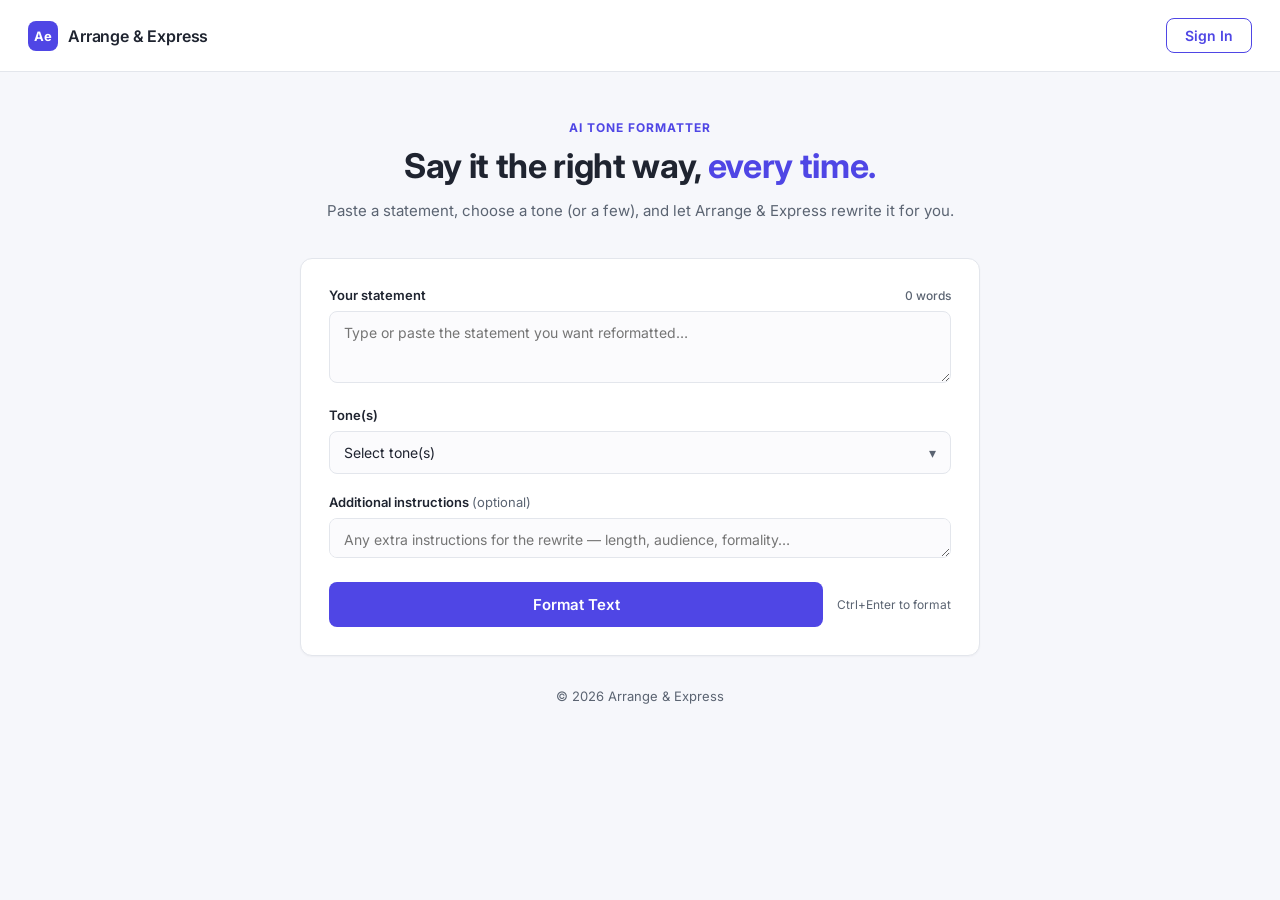
<file: format.html>
<!DOCTYPE html>
<html lang="en">
<head>
  <meta charset="UTF-8" />
  <meta name="viewport" content="width=device-width, initial-scale=1.0" />
  <title>Arrange &amp; Express — AI Tone Formatter</title>
  <meta name="description" content="Rewrite any statement in the tone you need — professional, respectful, remorseful, prudent, or your own." />
  <meta name="robots" content="noindex" />
  <link rel="icon" href="data:image/svg+xml,%3Csvg xmlns='http://www.w3.org/2000/svg' viewBox='0 0 24 24'%3E%3Crect width='24' height='24' rx='6' fill='%234f46e5'/%3E%3Ctext x='12' y='16.5' font-family='Arial,Helvetica,sans-serif' font-size='11' font-weight='700' fill='%23fff' text-anchor='middle'%3EAe%3C/text%3E%3C/svg%3E" />
  <link rel="preconnect" href="https://fonts.googleapis.com" />
  <link rel="preconnect" href="https://fonts.gstatic.com" crossorigin />
  <link href="https://fonts.googleapis.com/css2?family=Inter:wght@400;500;600;700&display=swap" rel="stylesheet" />
  <link rel="stylesheet" href="format.css" />
</head>
<body>

  <header class="af-topbar">
    <div class="af-brand">
      <span class="af-brand-mark" aria-hidden="true">Ae</span>
      <span class="af-brand-name">Arrange &amp; Express</span>
    </div>
    <button type="button" id="signin-open" class="af-signin-btn">Sign In</button>
  </header>

  <main class="af-main">
    <section class="af-hero">
      <p class="af-kicker">AI TONE FORMATTER</p>
      <h1 class="af-title">Say it the right way, <em>every time.</em></h1>
      <p class="af-sub">Paste a statement, choose a tone (or a few), and let Arrange &amp; Express rewrite it for you.</p>
    </section>

    <section class="af-card" aria-label="Tone formatter">
      <div class="af-field">
        <div class="af-field-head">
          <label for="statement-input">Your statement</label>
          <span id="statement-count" class="af-count">0 words</span>
        </div>
        <textarea id="statement-input" class="af-autogrow" rows="3" placeholder="Type or paste the statement you want reformatted…"></textarea>
      </div>

      <div class="af-row">
        <div class="af-field af-field-tone">
          <label id="tone-field-label">Tone(s)</label>
          <div class="tone-dropdown">
            <button type="button" id="tone-toggle" class="tone-toggle" aria-haspopup="listbox" aria-expanded="false" aria-labelledby="tone-field-label tone-label">
              <span id="tone-label">Select tone(s)</span>
              <span class="tone-caret" aria-hidden="true">▾</span>
            </button>
            <div id="tone-panel" class="tone-panel" role="listbox" aria-multiselectable="true" hidden>
              <label class="tone-option"><input type="checkbox" value="Professional" /><span>Professional</span></label>
              <label class="tone-option"><input type="checkbox" value="Respectful" /><span>Respectful</span></label>
              <label class="tone-option"><input type="checkbox" value="Remorseful" /><span>Remorseful</span></label>
              <label class="tone-option"><input type="checkbox" value="Prudent" /><span>Prudent</span></label>
              <label class="tone-option"><input type="checkbox" id="tone-other-check" /><span>Other…</span></label>
              <input type="text" id="tone-other-input" class="tone-other-input" placeholder="Describe the tone" hidden aria-label="Custom tone" />
            </div>
          </div>
        </div>
      </div>

      <div class="af-field">
        <label for="extra-input">Additional instructions <span class="af-optional">(optional)</span></label>
        <textarea id="extra-input" class="af-autogrow" rows="1" placeholder="Any extra instructions for the rewrite — length, audience, formality…"></textarea>
      </div>

      <div class="af-submit-row">
        <button type="button" id="format-btn" class="af-format-btn">
          <span id="format-btn-label">Format Text</span>
        </button>
        <span id="kbd-hint" class="af-kbd-hint"></span>
      </div>

      <div id="result-box" class="af-result" hidden>
        <div class="af-result-head">
          <p class="af-result-label"><span id="result-status-dot" class="af-status-dot" hidden aria-hidden="true"></span>Result</p>
          <div id="result-actions" class="af-result-actions" hidden>
            <button type="button" id="result-copy" class="af-result-action">
              <span id="result-copy-label">Copy</span>
            </button>
            <button type="button" id="result-regenerate" class="af-result-action">Regenerate</button>
          </div>
        </div>

        <div id="result-skeleton" class="af-skeleton" hidden aria-hidden="true">
          <span class="af-skeleton-line" style="width: 92%"></span>
          <span class="af-skeleton-line" style="width: 78%"></span>
          <span class="af-skeleton-line" style="width: 55%"></span>
        </div>

        <p id="result-text" class="af-result-text" hidden><span id="result-text-content"></span><span id="result-caret" class="result-caret" hidden aria-hidden="true"></span></p>

        <button type="button" id="result-stop" class="af-result-stop" hidden>Stop generating</button>
      </div>
    </section>

    <footer class="af-footer">
      <p>© <span id="af-year"></span> Arrange &amp; Express</p>
    </footer>
  </main>

  <!-- ═══════════ sign in ═══════════ -->
  <div id="signin-backdrop" class="signin-backdrop" hidden></div>
  <div id="signin-modal" class="signin-modal" role="dialog" aria-modal="true" aria-labelledby="signin-title" hidden>
    <button type="button" id="signin-close" class="signin-close" aria-label="Close">✕</button>
    <h2 id="signin-title" class="signin-title">Sign In</h2>
    <form id="signin-form" class="signin-form">
      <label for="signin-username">Username</label>
      <select id="signin-username" required>
        <option value="Erwin">Erwin</option>
        <option value="Alliah">Alliah</option>
      </select>

      <label for="signin-password">Password</label>
      <input
        id="signin-password"
        type="password"
        inputmode="numeric"
        autocomplete="current-password"
        placeholder="MMDDYYYY"
        maxlength="8"
        required
      />

      <p id="signin-error" class="signin-error" hidden>Incorrect username or password.</p>
      <button type="submit" class="signin-submit">Sign In</button>
    </form>
  </div>

  <script src="supabase.min.js"></script>
  <script src="format.js"></script>
</body>
</html>
</file>
<file: chat.css>
/* ════════════════════════════════════════════
   Usap Tayo — the same candlelit world as home,
   built for two people and their words
   ════════════════════════════════════════════ */

:root {
  --bg: #171015;
  --bg-soft: #211722;
  --cream: #f0e4d4;
  --cream-dim: #c9b8a6;
  --rose: #d4a0a4;
  --gold: #c9a875;
  --paper: #f6efe2;
  --paper-edge: #e8ddc9;
  --ink: #463832;
  --ink-soft: #7a685c;
  --shadow: 0 18px 50px -12px rgba(0, 0, 0, 0.65);
}

* { margin: 0; padding: 0; box-sizing: border-box; }

/* the hidden attribute must always win, even over display:flex/grid below */
[hidden] { display: none !important; }

html, body { height: 100%; }

body {
  background: var(--bg);
  background-image: radial-gradient(ellipse 120% 80% at 50% -10%, #2b1c26 0%, var(--bg) 60%);
  color: var(--cream);
  font-family: "Cormorant Garamond", Georgia, serif;
  font-size: 19px;
  line-height: 1.5;
  overflow: hidden;
  -webkit-font-smoothing: antialiased;
}

::selection { background: var(--rose); color: var(--bg); }

/* ─── atmosphere (borrowed from home) ─── */

.grain {
  position: fixed;
  inset: -50%;
  width: 200%;
  height: 200%;
  pointer-events: none;
  z-index: 80;
  opacity: 0.05;
  background-image: url("data:image/svg+xml,%3Csvg xmlns='http://www.w3.org/2000/svg' width='300' height='300'%3E%3Cfilter id='n'%3E%3CfeTurbulence type='fractalNoise' baseFrequency='0.85' numOctaves='2'/%3E%3C/filter%3E%3Crect width='100%25' height='100%25' filter='url(%23n)'/%3E%3C/svg%3E");
}

.vignette {
  position: fixed;
  inset: 0;
  pointer-events: none;
  z-index: 79;
  background: radial-gradient(ellipse 90% 90% at 50% 50%, transparent 55%, rgba(10, 5, 9, 0.55) 100%);
}

.aurora { position: fixed; inset: 0; z-index: 0; pointer-events: none; }

.aurora i { position: absolute; width: 58vmax; height: 58vmax; border-radius: 50%; }

.aurora i:first-child {
  background: radial-gradient(circle, rgba(142, 58, 69, 0.24), transparent 65%);
  top: -16vmax;
  left: -12vmax;
}

.aurora i:last-child {
  background: radial-gradient(circle, rgba(201, 168, 117, 0.13), transparent 65%);
  bottom: -18vmax;
  right: -14vmax;
}

.kicker {
  font-size: 12px;
  font-weight: 600;
  letter-spacing: 0.42em;
  text-transform: uppercase;
  color: var(--gold);
}

/* ─── login ─── */

.login {
  position: fixed;
  inset: 0;
  z-index: 10;
  display: grid;
  place-items: center;
  padding: 1.5rem;
}

.login-card {
  text-align: center;
  max-width: 420px;
  width: 100%;
  animation: rise 1.2s cubic-bezier(0.22, 1, 0.36, 1) both;
}

@keyframes rise {
  from { opacity: 0; transform: translateY(24px); }
  to   { opacity: 1; transform: none; }
}

.login-title {
  font-size: clamp(3.6rem, 16vw, 5.5rem);
  font-weight: 300;
  line-height: 0.95;
  margin: 0.8rem 0 2.4rem;
}

.login-title em { font-style: italic; font-weight: 400; color: var(--rose); }

.login-note {
  font-family: "La Belle Aurore", cursive;
  font-size: 1.05rem;
  color: var(--gold);
  margin: -1.4rem 0 1.8rem;
}

.login-q {
  font-style: italic;
  color: var(--cream-dim);
  margin-bottom: 1.4rem;
}

.login-q em { color: var(--rose); }

.who-row { display: flex; gap: 1rem; justify-content: center; }

.who-btn {
  flex: 1;
  max-width: 170px;
  min-height: 96px;
  padding: 1.1rem 0 1rem;
  border: 1px solid rgba(212, 160, 164, 0.4);
  border-radius: 6px;
  background: rgba(33, 23, 34, 0.55);
  color: var(--cream);
  font-family: inherit;
  font-size: 1.25rem;
  letter-spacing: 0.06em;
  cursor: pointer;
  touch-action: manipulation;
  -webkit-tap-highlight-color: transparent;
  user-select: none;
  transition: border-color 0.35s, background 0.35s, transform 0.2s;
}

.who-btn:hover {
  border-color: var(--rose);
  background: rgba(212, 160, 164, 0.12);
  transform: translateY(-2px);
}

.who-btn:active {
  transform: scale(0.96);
  border-color: var(--rose);
  background: rgba(212, 160, 164, 0.18);
}

.who-heart { display: block; color: var(--rose); font-size: 1.4rem; margin-bottom: 0.2rem; }

#step-pass input,
#step-gate input {
  display: block;
  width: min(240px, 80%);
  margin: 0 auto 1.1rem;
  padding: 0.7rem 1rem;
  text-align: center;
  font-family: inherit;
  font-size: 1.35rem;
  letter-spacing: 0.35em;
  color: var(--cream);
  background: rgba(33, 23, 34, 0.55);
  border: 1px solid rgba(212, 160, 164, 0.4);
  border-radius: 4px;
  outline: none;
  transition: border-color 0.3s;
}

#step-pass input:focus,
#step-gate input:focus { border-color: var(--rose); }

#step-pass input::placeholder { color: var(--ink-soft); letter-spacing: 0.2em; }

#step-gate input::-webkit-calendar-picker-indicator {
  filter: invert(0.8) sepia(1) saturate(3) hue-rotate(300deg);
  cursor: pointer;
}

.login-step.shake { animation: shake 0.4s ease; }

.pass-btn {
  padding: 0.55rem 2.2rem;
  border: 1px solid rgba(212, 160, 164, 0.5);
  border-radius: 999px;
  background: transparent;
  color: var(--cream);
  font-family: inherit;
  font-size: 0.85rem;
  font-weight: 600;
  letter-spacing: 0.3em;
  text-transform: uppercase;
  cursor: pointer;
  transition: background 0.35s, border-color 0.35s;
}

.pass-btn:hover { background: rgba(212, 160, 164, 0.12); border-color: var(--rose); }

.login-err {
  margin-top: 1.1rem;
  font-style: italic;
  color: #d98a8a;
}

.login-back {
  display: block;
  margin: 1.4rem auto 0;
  border: 0;
  background: none;
  color: var(--ink-soft);
  font-family: inherit;
  font-size: 0.95rem;
  font-style: italic;
  cursor: pointer;
}

.login-back:hover { color: var(--cream-dim); }

.login-foot { margin-top: 3rem; }

.login-foot a {
  color: var(--ink-soft);
  text-decoration: none;
  font-size: 0.9rem;
  letter-spacing: 0.2em;
  text-transform: uppercase;
}

.login-foot a:hover { color: var(--gold); }

/* ─── chat shell ─── */

.chat {
  position: fixed;
  inset: 0;
  z-index: 10;
  display: flex;
  flex-direction: column;
  max-width: 720px;
  margin: 0 auto;
}

.chat-head {
  position: relative;
  display: flex;
  align-items: center;
  gap: 1rem;
  padding: calc(0.9rem + env(safe-area-inset-top)) 1.2rem 0.9rem;
  border-bottom: 1px solid rgba(240, 228, 212, 0.12);
}

/* background lives on a pseudo-element, not .chat-head itself, because
   backdrop-filter on an element creates a new containing block for its
   position:fixed descendants (the #chat-menu mobile sheet + its backdrop
   both live inside this header). With the filter here instead, #chat-menu
   keeps resolving "fixed" against the real viewport, so it slides fully
   off-screen when closed instead of resting visible just under the header. */
.chat-head::before {
  content: "";
  position: absolute;
  inset: 0;
  z-index: -1;
  background: rgba(23, 16, 21, 0.7);
  backdrop-filter: blur(10px);
}

.chat-home {
  color: var(--cream-dim);
  text-decoration: none;
  font-size: 1.6rem;
  line-height: 1;
}

.chat-home:hover { color: var(--rose); }

.chat-title { flex: 1; }

.chat-title h1 { font-size: 1.45rem; font-weight: 400; line-height: 1.1; }

.online-dot {
  display: inline-block;
  width: 8px;
  height: 8px;
  margin-left: 0.35rem;
  border-radius: 50%;
  background: #6fcf97;
  box-shadow: 0 0 0 0 rgba(111, 207, 151, 0.6);
  vertical-align: middle;
  animation: online-pulse 2s ease-out infinite;
}

@keyframes online-pulse {
  0% { box-shadow: 0 0 0 0 rgba(111, 207, 151, 0.55); }
  70% { box-shadow: 0 0 0 6px rgba(111, 207, 151, 0); }
  100% { box-shadow: 0 0 0 0 rgba(111, 207, 151, 0); }
}

.chat-title p {
  font-family: "La Belle Aurore", cursive;
  font-size: 0.95rem;
  color: var(--ink-soft);
}

/* "🎵 nakikinig si Alliah kay <song>" — appears only while the partner's
   player is actually playing (not just loaded/paused), same presence
   channel the typing indicator uses ─── see chat.js trackPresence() */
.partner-playing {
  max-width: 100%;
  overflow: hidden;
  text-overflow: ellipsis;
  white-space: nowrap;
  color: var(--gold) !important;
}

.partner-playing span[aria-hidden] { display: inline-block; animation: note-bob 1.4s ease-in-out infinite; }

@keyframes note-bob {
  0%, 100% { transform: translateY(0); }
  50% { transform: translateY(-2px); }
}

@media (prefers-reduced-motion: reduce) {
  .partner-playing span[aria-hidden] { animation: none; }
}

.chat-out {
  border: 0;
  background: none;
  color: var(--ink-soft);
  font-family: inherit;
  font-size: 0.78rem;
  letter-spacing: 0.28em;
  text-transform: uppercase;
  cursor: pointer;
}

.chat-out:hover { color: var(--rose); }

/* ─── monthsary countdown ─── */
/* surfaces one day before every monthsary (the 11th, PH midnight); the wax
   seal is the through-line that ties this to the surprise letter it counts
   down to — the same seal "cracks" open when the letter arrives */

.monthsary-banner {
  display: flex;
  align-items: center;
  gap: 0.7rem;
  padding: 0.6rem 1.2rem;
  background: linear-gradient(180deg, rgba(201, 168, 117, 0.14), rgba(201, 168, 117, 0.03));
  border-bottom: 1px solid rgba(201, 168, 117, 0.22);
}

.monthsary-seal {
  flex: none;
  display: grid;
  place-items: center;
  width: 1.9rem;
  height: 1.9rem;
  border-radius: 50%;
  background: radial-gradient(circle at 35% 30%, #ecca94, var(--gold) 65%, #8f6d3c 100%);
  color: #3b2a12;
  font-size: 0.95rem;
  box-shadow: 0 2px 6px rgba(0, 0, 0, 0.35), inset 0 1px 1px rgba(255, 255, 255, 0.45);
  animation: seal-glow 2.6s ease-in-out infinite;
}

@keyframes seal-glow {
  0%, 100% { transform: scale(1); }
  50% { transform: scale(1.08); }
}

.monthsary-banner-body {
  flex: 1;
  min-width: 0;
  display: flex;
  flex-direction: column;
  line-height: 1.2;
}

.monthsary-banner-label {
  font-family: "La Belle Aurore", cursive;
  font-size: 0.95rem;
  color: var(--gold);
}

.monthsary-banner-name {
  font-size: 0.78rem;
  letter-spacing: 0.03em;
  color: var(--cream-dim);
}

.monthsary-banner-clock {
  flex: none;
  font-variant-numeric: tabular-nums;
  font-size: 1.1rem;
  letter-spacing: 0.02em;
  color: var(--cream);
  text-shadow: 0 0 10px rgba(201, 168, 117, 0.35);
}

@media (prefers-reduced-motion: reduce) {
  .monthsary-seal { animation: none; }
}

/* a one-time caption near page bottom, cueing that the drifting envelope
   below is tappable — fades itself out and doesn't come back that visit */

.monthsary-fly-hint {
  position: fixed;
  left: 50%;
  bottom: calc(1.6rem + env(safe-area-inset-bottom));
  transform: translateX(-50%);
  z-index: 88;
  max-width: min(84vw, 320px);
  text-align: center;
  font-family: "La Belle Aurore", cursive;
  font-size: 1.05rem;
  color: var(--gold);
  text-shadow: 0 2px 10px rgba(0, 0, 0, 0.55);
  pointer-events: none;
  opacity: 0;
  animation: fly-hint-cycle 7.2s ease-in-out both;
}

@keyframes fly-hint-cycle {
  0%          { opacity: 0; transform: translateX(-50%) translateY(10px); }
  10%, 72%    { opacity: 1; transform: translateX(-50%) translateY(0); }
  100%        { opacity: 0; transform: translateX(-50%) translateY(-6px); }
}

.monthsary-backdrop {
  position: fixed;
  inset: 0;
  z-index: 97;
  background: rgba(10, 5, 9, 0.92);
  backdrop-filter: blur(10px);
  opacity: 0;
  transition: opacity 0.5s ease;
}

.monthsary-backdrop.visible { opacity: 1; }

/* the call-screen echo of the same countdown — only surfaced in the final
   10 minutes, since the call overlay otherwise hides the chat banner entirely */

.call-monthsary-timer {
  position: absolute;
  top: calc(0.6rem + env(safe-area-inset-top));
  left: 50%;
  transform: translateX(-50%);
  z-index: 2;
  display: flex;
  align-items: center;
  gap: 0.5rem;
  max-width: min(72vw, 240px);
  padding: 0.35rem 0.8rem;
  border-radius: 999px;
  background: rgba(23, 16, 21, 0.55);
  border: 1px solid rgba(201, 168, 117, 0.3);
  backdrop-filter: blur(6px);
}

.call-monthsary-timer .monthsary-seal {
  width: 1.3rem;
  height: 1.3rem;
  font-size: 0.7rem;
}

.call-monthsary-clock {
  font-variant-numeric: tabular-nums;
  font-size: clamp(0.85rem, 4vmin, 1rem);
  color: var(--cream);
  text-shadow: 0 2px 8px rgba(0, 0, 0, 0.6);
}

/* ─── messages ─── */

.messages {
  flex: 1;
  overflow-y: auto;
  padding: 1.4rem 1.2rem 0.8rem;
  scrollbar-width: thin;
  scrollbar-color: rgba(212, 160, 164, 0.3) transparent;
}

.day-sep {
  display: flex;
  align-items: center;
  gap: 0.9rem;
  margin: 1.6rem 0 1.1rem;
}

.day-sep span { flex: 1; height: 1px; background: rgba(240, 228, 212, 0.1); }

.day-sep i {
  font-style: italic;
  font-size: 0.85rem;
  letter-spacing: 0.2em;
  color: var(--ink-soft);
  white-space: nowrap;
}

.msg { margin-bottom: 0.9rem; max-width: 78%; }

.msg.mine { margin-left: auto; text-align: right; }

/* only ever shown by the disguise skin's message grid */
.avatar { display: none; }

/* mine arrives straight up, as if sent from the composer below; hers
   drifts in slightly from the left, where her bubbles sit, with a soft
   gold glow catching on arrival ─── two directions, one shared feel */

.msg.pop { animation: msg-in-mine 0.36s cubic-bezier(0.16, 1, 0.3, 1) both; }

.msg.pop:not(.mine) { animation: msg-in-theirs 0.42s cubic-bezier(0.16, 1, 0.3, 1) both; }

@keyframes msg-in-mine {
  from { opacity: 0; transform: translateY(12px) scale(0.97); }
  to   { opacity: 1; transform: none; }
}

@keyframes msg-in-theirs {
  from { opacity: 0; transform: translateY(10px) translateX(-8px) scale(0.97); }
  to   { opacity: 1; transform: none; }
}

.msg.pop:not(.mine) .bubble { animation: bubble-glow 1.1s ease-out; }

@keyframes bubble-glow {
  0%   { box-shadow: 0 0 0 0 rgba(201, 168, 117, 0.45); }
  35%  { box-shadow: 0 0 14px 3px rgba(201, 168, 117, 0.3); }
  100% { box-shadow: 0 0 0 0 rgba(201, 168, 117, 0); }
}

@media (prefers-reduced-motion: reduce) {
  .msg.pop,
  .msg.pop:not(.mine),
  .msg.pop:not(.mine) .bubble { animation: none; }
}

.bubble {
  display: inline-block;
  text-align: left;
  padding: 0.65rem 1rem;
  font-size: 1.06rem;
  font-weight: 500;
  white-space: pre-line;
  overflow-wrap: anywhere;
  background: var(--bg-soft);
  border: 1px solid rgba(201, 168, 117, 0.2);
  border-radius: 14px 14px 14px 4px;
  color: var(--cream);
}

.msg-link,
.call-chat-bubble a {
  color: inherit;
  text-decoration: underline;
  text-underline-offset: 2px;
  text-decoration-color: var(--gold);
}

.link-card {
  display: block;
  margin-top: 0.5rem;
  width: min(260px, 100%);
  overflow: hidden;
  border-radius: 10px;
  border: 1px solid rgba(201, 168, 117, 0.3);
  background: rgba(0, 0, 0, 0.12);
  color: inherit;
  text-decoration: none;
}

.link-card-img { display: block; width: 100%; aspect-ratio: 16 / 9; object-fit: cover; }
.link-card-img.full { aspect-ratio: auto; max-height: 260px; }
.link-card-body { padding: 0.5rem 0.7rem; }

.link-card-title {
  font-size: 0.9rem;
  font-weight: 600;
  line-height: 1.25;
  display: -webkit-box;
  -webkit-line-clamp: 2;
  -webkit-box-orient: vertical;
  overflow: hidden;
}

.link-card-host {
  margin-top: 0.1rem;
  font-size: 0.74rem;
  opacity: 0.65;
  white-space: nowrap;
  overflow: hidden;
  text-overflow: ellipsis;
}

.msg.mine .bubble {
  background: var(--paper);
  border-color: var(--paper-edge);
  color: var(--ink);
  border-radius: 14px 14px 4px 14px;
}

/* "jipiti" bot replies — same left-side placement as the partner's
   messages, tagged and tinted gold so they're never mistaken for one */
.bot-tag {
  margin: 0 0 0.2rem 0.15rem;
  font-size: 0.68rem;
  font-weight: 700;
  letter-spacing: 0.14em;
  color: var(--gold);
}

.msg.bot .bubble {
  background: rgba(201, 168, 117, 0.1);
  border-color: rgba(201, 168, 117, 0.35);
}

.meta {
  margin-top: 0.25rem;
  font-size: 0.72rem;
  letter-spacing: 0.16em;
  color: var(--ink-soft);
}

.seen {
  margin-top: 0.15rem;
  font-family: "La Belle Aurore", cursive;
  font-size: 0.9rem;
  color: var(--rose);
}

/* the other half of .seen: not "she read it" but "she's writing one back".
   grid-template-rows (not height) collapses it so the composer never jumps */

.typing-wrap {
  display: grid;
  grid-template-rows: 0fr;
  padding: 0 1.2rem;
  transition: grid-template-rows 0.35s cubic-bezier(0.25, 1, 0.5, 1);
}

.typing-wrap.open { grid-template-rows: 1fr; }

.typing-indicator {
  overflow: hidden;
  display: flex;
  align-items: center;
  gap: 0.5rem;
  min-height: 0;
  opacity: 0;
  transition: opacity 0.25s ease;
}

.typing-wrap.open .typing-indicator { opacity: 1; transition-delay: 0.08s; padding-bottom: 0.6rem; }

.typing-label {
  font-family: "La Belle Aurore", cursive;
  font-size: 0.9rem;
  color: var(--rose);
}

.typing-dots { display: inline-flex; gap: 0.22rem; }

.typing-dots i {
  width: 6px;
  height: 6px;
  border-radius: 50%;
  background: var(--rose);
  opacity: 0.35;
  animation: typing-bounce 1.1s ease-in-out infinite;
}

.typing-dots i:nth-child(2) { animation-delay: 0.15s; }
.typing-dots i:nth-child(3) { animation-delay: 0.3s; }

@keyframes typing-bounce {
  0%, 60%, 100% { transform: translateY(0); opacity: 0.35; }
  30% { transform: translateY(-3px); opacity: 1; }
}

@media (prefers-reduced-motion: reduce) {
  .typing-wrap { transition: none; }
  .typing-indicator { transition: none; }
  .typing-dots i { animation: none; opacity: 0.7; }
}

/* ─── composer ─── */

.composer {
  display: flex;
  align-items: flex-end;
  gap: 0.8rem;
  padding: 0.8rem 1.2rem calc(0.9rem + env(safe-area-inset-bottom));
  border-top: 1px solid rgba(240, 228, 212, 0.12);
  background: rgba(23, 16, 21, 0.7);
  backdrop-filter: blur(10px);
}

.composer textarea {
  flex: 1;
  resize: none;
  max-height: 140px;
  padding: 0.6rem 1rem;
  font-family: inherit;
  font-size: 1.05rem;
  line-height: 1.4;
  color: var(--cream);
  background: rgba(33, 23, 34, 0.6);
  border: 1px solid rgba(212, 160, 164, 0.3);
  border-radius: 18px;
  outline: none;
  transition: border-color 0.3s;
}

.composer textarea:focus { border-color: var(--rose); }

.composer.failed textarea { border-color: #c96a6a; animation: shake 0.4s ease; }

@keyframes shake {
  25% { transform: translateX(-4px); }
  50% { transform: translateX(4px); }
  75% { transform: translateX(-2px); }
}

.composer textarea::placeholder { color: var(--ink-soft); font-style: italic; }

.send-btn {
  width: 44px;
  height: 44px;
  flex-shrink: 0;
  border-radius: 50%;
  border: 1px solid rgba(212, 160, 164, 0.5);
  background: transparent;
  color: var(--rose);
  font-size: 1rem;
  cursor: pointer;
  transition: background 0.3s, transform 0.3s;
}

.send-btn:hover { background: rgba(212, 160, 164, 0.15); transform: scale(1.06); }

.send-btn:active { transform: scale(0.88); }

/* ─── header call buttons ─── */

.call-btn {
  width: 38px;
  height: 38px;
  flex-shrink: 0;
  border-radius: 50%;
  border: 1px solid rgba(212, 160, 164, 0.4);
  background: transparent;
  color: var(--cream-dim);
  font-size: 1rem;
  cursor: pointer;
  transition: background 0.3s, border-color 0.3s, color 0.3s, transform 0.3s;
}

#refresh-btn.spinning { animation: refresh-spin 0.7s ease; pointer-events: none; }

@keyframes refresh-spin {
  from { transform: rotate(0deg); }
  to   { transform: rotate(360deg); }
}

.call-btn:hover {
  border-color: var(--rose);
  color: var(--rose);
  background: rgba(212, 160, 164, 0.12);
  transform: scale(1.06);
}

.call-btn.active,
.call-btn.active:hover {
  background: var(--rose);
  border-color: var(--rose);
  color: var(--bg);
}

.call-check-link {
  display: inline-flex;
  align-items: center;
  justify-content: center;
  text-decoration: none;
}

/* ─── header "more" menu ───
   #chat-menu holds the less-urgent header actions (notifications, refresh,
   call diagnostics, sign out). On wide screens it's a nested flex row
   matching .chat-head's own gap, so it still reads as one header row —
   same look as before, six buttons wide. Below 640px that's too many
   circles for a thumb to find, so the menu instead becomes a bottom sheet
   behind #chat-menu-btn (⋯), leaving only the call buttons next to it. */

#chat-menu-btn { display: none; }

.chat-menu { display: flex; align-items: center; gap: 1rem; }

.chat-menu-backdrop { display: none; }

.chat-menu-label { display: none; }

/* #signout shipped as plain tracked text, not an icon — keep that look
   on the desktop row; the icon only earns its place in the sheet list. */
#signout .chat-menu-icon { display: none; }
#signout .chat-menu-label { display: inline; }

@media (max-width: 640px) {
  #chat-menu-btn { display: inline-flex; align-items: center; justify-content: center; }

  .chat-menu-backdrop {
    display: block;
    position: fixed;
    inset: 0;
    z-index: 94;
    background: rgba(10, 5, 9, 0.55);
    backdrop-filter: blur(4px);
    opacity: 0;
    transition: opacity 0.4s ease;
  }

  .chat-menu-backdrop.visible { opacity: 1; }

  #chat-menu {
    display: flex;
    flex-direction: column;
    position: fixed;
    left: 0;
    right: 0;
    bottom: 0;
    z-index: 95;
    background: var(--bg-soft);
    border-top: 1px solid rgba(240, 228, 212, 0.14);
    border-radius: 20px 20px 0 0;
    padding: 0.5rem 0 calc(0.5rem + env(safe-area-inset-bottom));
    box-shadow: var(--shadow);
    transform: translateY(100%);
    transition: transform 0.4s cubic-bezier(0.16, 1, 0.3, 1);
  }

  #chat-menu.open { transform: translateY(0); }

  #chat-menu .chat-menu-item {
    width: auto;
    height: auto;
    min-height: 48px;
    border: 0;
    border-radius: 0;
    background: none;
    display: flex;
    align-items: center;
    justify-content: flex-start;
    gap: 0.9rem;
    padding: 0.7rem 1.4rem;
    font-family: "Cormorant Garamond", Georgia, serif;
    font-size: 1.05rem;
    letter-spacing: normal;
    text-transform: none;
    text-decoration: none;
    color: var(--cream-dim);
  }

  #chat-menu .chat-menu-item + .chat-menu-item {
    border-top: 1px solid rgba(240, 228, 212, 0.08);
  }

  #chat-menu .chat-menu-item:hover,
  #chat-menu .chat-menu-item:active {
    background: rgba(212, 160, 164, 0.08);
    color: var(--cream-dim);
    transform: none;
  }

  #chat-menu .call-btn.active,
  #chat-menu .call-btn.active:hover {
    background: var(--rose);
    color: var(--bg);
  }

  #chat-menu .chat-menu-icon {
    display: inline-block;
    width: 1.5rem;
    flex-shrink: 0;
    text-align: center;
    font-size: 1.15rem;
  }

  #chat-menu .chat-menu-label { display: inline-block; }
}

@media (max-width: 640px) and (prefers-reduced-motion: reduce) {
  .chat-menu-backdrop,
  #chat-menu { transition: none; }
}

/* ─── call settings submenu ───
   desktop (>640px): wrap + submenu both use display:contents so the
   sub-items flow directly into the header flex row as plain icon buttons.
   the trigger itself is hidden — no collapse needed when there's room.
   mobile (≤640px): trigger is a normal bottom-sheet row; the submenu
   is a max-height accordion that slides open/closed below it. */

.chat-submenu-wrap { display: contents; }
.chat-submenu-trigger { display: none; }
.chat-submenu { display: contents; }
.chat-submenu-caret { display: none; }

@media (max-width: 640px) {
  .chat-submenu-wrap { display: block; }

  .chat-submenu-trigger {
    display: flex;
    justify-content: space-between;
  }

  .chat-submenu-caret {
    display: inline-block;
    font-style: normal;
    transition: transform 0.22s ease;
    margin-left: auto;
    opacity: 0.55;
  }

  .chat-submenu-trigger[aria-expanded="true"] .chat-submenu-caret {
    transform: rotate(90deg);
  }

  .chat-submenu {
    display: flex;
    flex-direction: column;
    max-height: 0;
    overflow: hidden;
    transition: max-height 0.28s cubic-bezier(0.4, 0, 0.2, 1);
  }

  .chat-submenu.open { max-height: 160px; }

  .chat-submenu .chat-submenu-item {
    padding-left: 3.75rem;
    border-top: 1px solid rgba(240, 228, 212, 0.06) !important;
    font-size: 0.9rem;
    opacity: 0.9;
  }
}

@media (max-width: 640px) and (prefers-reduced-motion: reduce) {
  .chat-submenu { transition: none; }
  .chat-submenu-caret { transition: none; }
}

/* ─── image attachments ─── */

.attach-btn {
  width: 40px;
  height: 40px;
  flex-shrink: 0;
  border-radius: 50%;
  border: 1px solid rgba(212, 160, 164, 0.3);
  background: transparent;
  color: var(--cream-dim);
  font-size: 1.05rem;
  cursor: pointer;
  transition: background 0.3s, border-color 0.3s, color 0.3s;
}

.attach-btn:hover { border-color: var(--rose); color: var(--rose); background: rgba(212, 160, 164, 0.1); }

.attach-preview {
  display: flex;
  align-items: center;
  gap: 0.7rem;
  margin: 0 1.2rem 0.6rem;
  padding: 0.5rem 0.7rem;
  border: 1px solid rgba(212, 160, 164, 0.3);
  border-radius: 12px;
  background: rgba(33, 23, 34, 0.55);
}

.attach-preview img {
  width: 52px;
  height: 52px;
  object-fit: cover;
  border-radius: 8px;
}

.attach-remove {
  margin-left: auto;
  width: 30px;
  height: 30px;
  border-radius: 50%;
  border: 1px solid rgba(212, 160, 164, 0.4);
  background: transparent;
  color: var(--cream-dim);
  cursor: pointer;
}

.attach-remove:hover { color: var(--rose); border-color: var(--rose); }

.bubble.has-image { padding: 0.4rem; }

.msg-img {
  display: block;
  max-width: min(60vw, 280px);
  max-height: 320px;
  border-radius: 10px;
  cursor: zoom-in;
}

.msg-caption {
  padding: 0.5rem 0.5rem 0.15rem;
  font-size: 1.02rem;
  white-space: pre-line;
  overflow-wrap: anywhere;
}

/* ─── "sound check" pill ───
   a quiet toast while static/music.mp3 previews for 5s, see sound-check.js */

.sound-check-pill {
  position: fixed;
  left: 50%;
  bottom: max(1.2rem, env(safe-area-inset-bottom));
  z-index: 70;
  transform: translate(-50%, 16px);
  opacity: 0;
  display: flex;
  align-items: center;
  gap: 0.5rem;
  padding: 0.6rem 1.1rem;
  border-radius: 999px;
  background: rgba(33, 23, 34, 0.85);
  backdrop-filter: blur(8px);
  border: 1px solid rgba(212, 160, 164, 0.4);
  color: var(--cream);
  font-family: "La Belle Aurore", cursive;
  font-size: 1.05rem;
  cursor: pointer;
  transition: opacity 0.3s ease, transform 0.3s ease;
  pointer-events: none;
}

.sound-check-pill.show {
  opacity: 1;
  transform: translate(-50%, 0);
  pointer-events: auto;
}

.sound-check-pill.leaving {
  opacity: 0;
  transform: translate(-50%, 10px);
}

@media (prefers-reduced-motion: reduce) {
  .sound-check-pill { transition: opacity 0.2s ease; transform: translate(-50%, 0) !important; }
}

/* ─── surprise "mahal kita" counter ───
   a bouncy little burst, dynamically created by showLoveBurst() in
   chat.js whenever "I love you" / "mahal kita" appears in a new message —
   deliberately punchier than the rest of the site's calm reveal fades,
   since the whole point is to catch you off guard, sweetly */

.love-burst {
  position: fixed;
  left: 50%;
  top: 26%;
  z-index: 120;
  transform: translate(-50%, -50%) scale(0.3) rotate(-8deg);
  opacity: 0;
  pointer-events: none;
}

.love-burst.show {
  transition: transform 0.6s cubic-bezier(0.34, 1.56, 0.64, 1), opacity 0.3s ease;
  transform: translate(-50%, -50%) scale(1) rotate(0deg);
  opacity: 1;
  pointer-events: auto;
  cursor: pointer;
}

.love-burst.leaving {
  transition: transform 0.4s ease, opacity 0.4s ease;
  transform: translate(-50%, -50%) scale(0.85) translateY(-10px);
  opacity: 0;
  pointer-events: none;
}

.love-burst-label {
  position: relative;
  z-index: 2;
  max-width: min(80vw, 340px);
  padding: 0.9rem 1.5rem;
  border-radius: 999px;
  background: rgba(33, 23, 34, 0.85);
  backdrop-filter: blur(8px);
  border: 1px solid rgba(212, 160, 164, 0.5);
  box-shadow: 0 12px 32px -10px rgba(0, 0, 0, 0.55);
  color: var(--rose);
  font-family: "La Belle Aurore", cursive;
  font-size: 1.15rem;
  text-align: center;
}

.love-particle {
  position: absolute;
  left: 50%;
  top: 50%;
  color: var(--rose);
  font-size: 1.1rem;
  opacity: 0;
  animation: love-particle-burst 0.9s ease-out forwards;
}

@keyframes love-particle-burst {
  0%   { opacity: 1; transform: translate(-50%, -50%) scale(0.6); }
  100% { opacity: 0; transform: translate(calc(-50% + var(--dx)), calc(-50% + var(--dy))) scale(1.1); }
}

@media (prefers-reduced-motion: reduce) {
  .love-burst,
  .love-burst.show,
  .love-burst.leaving {
    transition: opacity 0.3s ease;
    transform: translate(-50%, -50%);
  }
  .love-particle { display: none; }
}

/* ─── microphone picker ─── */

/* ─── peer mic control panel (in-call) ─── */

.call-peer-mic-panel {
  width: min(300px, 86%);
  margin-bottom: 0.6rem;
  background: rgba(27, 18, 28, 0.94);
  backdrop-filter: blur(16px);
  border: 1px solid rgba(212, 160, 164, 0.25);
  border-radius: 16px;
  padding: 0.9rem 1rem;
  opacity: 0;
  transform: translateY(10px);
  transition: opacity 0.22s ease, transform 0.22s cubic-bezier(0.22, 1, 0.36, 1);
}
.call-peer-mic-panel.open { opacity: 1; transform: none; }

.call-peer-mic-title {
  font-family: "La Belle Aurore", cursive;
  color: var(--rose);
  font-size: 0.82rem;
  text-align: center;
  margin: 0 0 0.65rem;
}

.call-peer-mic-status {
  font-size: 0.78rem;
  line-height: 1.45;
  color: var(--cream-dim);
  text-align: center;
  margin: 0 0 0.6rem;
}

.call-peer-mic-list {
  display: flex;
  flex-direction: column;
  gap: 0.35rem;
}

.call-peer-mic-refresh {
  width: 100%;
  margin-top: 0.6rem;
  padding: 0.5rem 0.8rem;
  background: transparent;
  border: 1px solid rgba(212, 160, 164, 0.3);
  border-radius: 10px;
  color: var(--rose);
  font-family: inherit;
  font-size: 0.8rem;
  cursor: pointer;
  transition: background 0.15s ease, border-color 0.15s ease;
}
.call-peer-mic-refresh:hover { background: rgba(212, 160, 164, 0.1); border-color: rgba(212, 160, 164, 0.5); }
.call-peer-mic-refresh:active { transform: scale(0.98); }

.call-peer-mic-item {
  width: 100%;
  padding: 0.55rem 0.8rem;
  background: rgba(212, 160, 164, 0.07);
  border: 1px solid rgba(212, 160, 164, 0.18);
  border-radius: 10px;
  color: var(--cream);
  font-family: inherit;
  font-size: 0.84rem;
  line-height: 1.3;
  text-align: left;
  cursor: pointer;
  transition: background 0.15s ease, border-color 0.15s ease;
}
.call-peer-mic-item:hover { background: rgba(212, 160, 164, 0.15); border-color: rgba(212, 160, 164, 0.35); }
.call-peer-mic-item:active { background: rgba(212, 160, 164, 0.22); }
.call-peer-mic-item.active-mic { border-color: rgba(212, 160, 164, 0.5); background: rgba(212, 160, 164, 0.12); }

/* hide peer mic panel when minimized */
.call-overlay.minimized .call-peer-mic-panel { display: none; }

/* ─── mic diagnostics panel (in-call) ───
   same shape/motion as the peer mic panel above, plus a flag list and a
   verdict line for the muffled/virtual-mic report */

.call-mic-diagnose-panel {
  width: min(320px, 88%);
  margin-bottom: 0.6rem;
  background: rgba(27, 18, 28, 0.94);
  backdrop-filter: blur(16px);
  border: 1px solid rgba(212, 160, 164, 0.25);
  border-radius: 16px;
  padding: 0.9rem 1rem;
  opacity: 0;
  transform: translateY(10px);
  transition: opacity 0.22s ease, transform 0.22s cubic-bezier(0.22, 1, 0.36, 1);
}
.call-mic-diagnose-panel.open { opacity: 1; transform: none; }

.call-mic-diagnose-title {
  font-family: "La Belle Aurore", cursive;
  color: var(--rose);
  font-size: 0.82rem;
  text-align: center;
  margin: 0 0 0.65rem;
}

.call-mic-diagnose-status {
  font-size: 0.82rem;
  color: var(--cream-dim);
  text-align: center;
  margin: 0;
}

.call-mic-diagnose-device {
  font-size: 0.85rem;
  color: var(--cream);
  text-align: center;
  margin: 0 0 0.5rem;
  word-break: break-word;
}

.call-mic-diagnose-flags {
  list-style: none;
  display: flex;
  flex-direction: column;
  gap: 0.3rem;
  margin: 0 0 0.6rem;
  padding: 0;
}

.call-mic-diagnose-flag {
  padding: 0.4rem 0.7rem;
  border-radius: 8px;
  font-size: 0.78rem;
  background: rgba(111, 207, 151, 0.1);
  border: 1px solid rgba(111, 207, 151, 0.25);
  color: var(--cream);
}

/* "on" = this processing stage is active on their track — the usual
   suspect when the device also looks virtual/redirected, so it reads as
   a warning tone rather than the neutral/good "off" state above */
.call-mic-diagnose-flag.on {
  background: rgba(212, 160, 164, 0.16);
  border-color: rgba(212, 160, 164, 0.45);
}

.call-mic-diagnose-verdict {
  font-size: 0.8rem;
  line-height: 1.45;
  color: var(--cream-dim);
  margin: 0 0 0.6rem;
}

.call-mic-diagnose-fix {
  width: 100%;
  padding: 0.55rem 0.8rem;
  background: var(--rose);
  border: 1px solid var(--rose);
  border-radius: 10px;
  color: var(--bg);
  font-family: inherit;
  font-weight: 600;
  font-size: 0.84rem;
  cursor: pointer;
  transition: background 0.15s ease;
}
.call-mic-diagnose-fix:hover { background: #dfaeb2; }
.call-mic-diagnose-fix:active { transform: scale(0.97); }

.call-overlay.minimized .call-mic-diagnose-panel { display: none; }

/* ─── lightbox ─── */

.lightbox {
  position: fixed;
  inset: 0;
  z-index: 90;
  display: grid;
  place-items: center;
  padding: 2rem;
  background: rgba(10, 5, 9, 0.9);
  backdrop-filter: blur(6px);
  cursor: zoom-out;
}

.lightbox img {
  max-width: 100%;
  max-height: 100%;
  border-radius: 6px;
  box-shadow: var(--shadow);
}

/* ─── yt search results ─── */

.yt-search-overlay {
  position: fixed;
  inset: 0;
  z-index: 92;
  display: grid;
  place-items: center;
  padding: 1.5rem;
  background: rgba(10, 5, 9, 0.85);
  backdrop-filter: blur(6px);
}

.yt-search-card {
  width: 100%;
  max-width: 420px;
  max-height: min(70vh, 520px);
  display: flex;
  flex-direction: column;
  border: 1px solid rgba(201, 168, 117, 0.28);
  border-radius: 16px;
  background: var(--bg-soft);
  box-shadow: var(--shadow);
  overflow: hidden;
  animation: pop-in 0.3s cubic-bezier(0.22, 1, 0.36, 1) both;
}

.yt-search-head {
  flex: none;
  display: flex;
  align-items: center;
  justify-content: space-between;
  gap: 0.6rem;
  padding: 0.9rem 1rem;
  border-bottom: 1px solid rgba(201, 168, 117, 0.2);
}

.yt-search-heading {
  font-family: "La Belle Aurore", cursive;
  font-size: 1.3rem;
  color: var(--rose);
}

.yt-search-close {
  flex: none;
  width: 28px;
  height: 28px;
  border-radius: 50%;
  border: 1px solid rgba(212, 160, 164, 0.35);
  background: transparent;
  color: var(--cream-dim);
  cursor: pointer;
  transition: background 0.25s, color 0.25s, border-color 0.25s;
}

.yt-search-close:hover { color: var(--rose); border-color: var(--rose); background: rgba(212, 160, 164, 0.1); }

.yt-search-status {
  padding: 1.4rem 1rem;
  text-align: center;
  color: var(--cream-dim);
  font-style: italic;
}

.yt-search-list {
  list-style: none;
  overflow-y: auto;
  padding: 0.5rem;
}

.yt-search-item {
  width: 100%;
  display: flex;
  align-items: center;
  gap: 0.7rem;
  padding: 0.5rem;
  border: none;
  border-radius: 10px;
  background: transparent;
  color: inherit;
  font-family: inherit;
  text-align: left;
  cursor: pointer;
  transition: background 0.2s;
}

.yt-search-item:hover,
.yt-search-item:focus-visible { background: rgba(212, 160, 164, 0.12); }

.yt-search-thumb {
  flex: none;
  width: 64px;
  height: 48px;
  border-radius: 8px;
  object-fit: cover;
  background: var(--bg);
}

.yt-search-meta {
  min-width: 0;
  display: flex;
  flex-direction: column;
  gap: 0.15rem;
}

.yt-search-item-title {
  font-size: 0.95rem;
  color: var(--cream);
  overflow: hidden;
  text-overflow: ellipsis;
  white-space: nowrap;
}

.yt-search-item-channel {
  font-size: 0.78rem;
  color: var(--cream-dim);
  overflow: hidden;
  text-overflow: ellipsis;
  white-space: nowrap;
}

/* ─── microphone picker — same card-over-backdrop shape as the yt search
   overlay above, reused here for choosing an audio input device ─── */

.mic-picker-overlay {
  position: fixed;
  inset: 0;
  z-index: 96;
  display: grid;
  place-items: center;
  padding: 1.5rem;
  background: rgba(10, 5, 9, 0.85);
  backdrop-filter: blur(6px);
}

.mic-picker-card {
  width: 100%;
  max-width: 380px;
  max-height: min(70vh, 460px);
  display: flex;
  flex-direction: column;
  border: 1px solid rgba(201, 168, 117, 0.28);
  border-radius: 16px;
  background: var(--bg-soft);
  box-shadow: var(--shadow);
  overflow: hidden;
  animation: pop-in 0.3s cubic-bezier(0.22, 1, 0.36, 1) both;
}

.mic-picker-head {
  flex: none;
  display: flex;
  align-items: center;
  justify-content: space-between;
  gap: 0.6rem;
  padding: 0.9rem 1rem;
  border-bottom: 1px solid rgba(201, 168, 117, 0.2);
}

.mic-picker-heading {
  font-family: "La Belle Aurore", cursive;
  font-size: 1.3rem;
  color: var(--rose);
}

.mic-picker-close {
  flex: none;
  width: 28px;
  height: 28px;
  border-radius: 50%;
  border: 1px solid rgba(212, 160, 164, 0.35);
  background: transparent;
  color: var(--cream-dim);
  cursor: pointer;
  transition: background 0.25s, color 0.25s, border-color 0.25s;
}

.mic-picker-close:hover { color: var(--rose); border-color: var(--rose); background: rgba(212, 160, 164, 0.1); }

.mic-picker-status {
  padding: 1.4rem 1rem;
  text-align: center;
  color: var(--cream-dim);
  font-style: italic;
}

.mic-picker-list {
  list-style: none;
  overflow-y: auto;
  padding: 0.5rem;
}

.mic-picker-item {
  width: 100%;
  display: flex;
  align-items: center;
  gap: 0.7rem;
  padding: 0.65rem 0.7rem;
  border: none;
  border-radius: 10px;
  background: transparent;
  color: var(--cream);
  font-family: inherit;
  font-size: 0.92rem;
  text-align: left;
  cursor: pointer;
  transition: background 0.2s;
}

.mic-picker-item:hover,
.mic-picker-item:focus-visible { background: rgba(212, 160, 164, 0.12); }

.mic-picker-item-check {
  flex: none;
  width: 1.1rem;
  color: var(--rose);
  opacity: 0;
}

.mic-picker-item[aria-selected="true"] {
  background: rgba(212, 160, 164, 0.1);
  color: var(--rose);
}

.mic-picker-item[aria-selected="true"] .mic-picker-item-check { opacity: 1; }

.mic-picker-item-label {
  min-width: 0;
  overflow: hidden;
  text-overflow: ellipsis;
  white-space: nowrap;
}

/* ─── "join the jam" now-playing notification ─── */

.yt-jam-notification {
  position: fixed;
  left: 50%;
  bottom: calc(78px + env(safe-area-inset-bottom));
  transform: translate(-50%, 18px);
  z-index: 75;
  width: min(400px, calc(100vw - 2rem));
  display: flex;
  align-items: center;
  gap: 0.65rem;
  padding: 0.7rem 0.75rem 0.7rem 0.9rem;
  border-radius: 16px;
  background: rgba(27, 18, 28, 0.92);
  backdrop-filter: blur(12px);
  border: 1px solid rgba(212, 160, 164, 0.32);
  box-shadow: 0 10px 30px -10px rgba(0, 0, 0, 0.7), 0 0 0 0 rgba(212, 160, 164, 0);
  opacity: 0;
  transition: opacity 0.38s ease, transform 0.38s cubic-bezier(0.16, 1, 0.3, 1);
  pointer-events: none;
}

.yt-jam-notification.show {
  opacity: 1;
  transform: translate(-50%, 0);
  pointer-events: auto;
  animation: jam-arrive 0.38s cubic-bezier(0.16, 1, 0.3, 1) both;
}

@keyframes jam-arrive {
  from { box-shadow: 0 10px 30px -10px rgba(0,0,0,0.7), 0 0 0 0 rgba(212,160,164,0.45); }
  60%  { box-shadow: 0 10px 30px -10px rgba(0,0,0,0.7), 0 0 0 8px rgba(212,160,164,0); }
  to   { box-shadow: 0 10px 30px -10px rgba(0,0,0,0.7), 0 0 0 0 rgba(212,160,164,0); }
}

.yt-jam-notification.leaving {
  opacity: 0;
  transform: translate(-50%, 10px);
  pointer-events: none;
}

.yt-jam-icon {
  flex: none;
  font-size: 1.25rem;
  animation: note-bob 1.4s ease-in-out infinite;
}

.yt-jam-info {
  flex: 1;
  min-width: 0;
  display: flex;
  flex-direction: column;
  gap: 0.1rem;
}

.yt-jam-name {
  font-size: 0.68rem;
  font-weight: 600;
  letter-spacing: 0.2em;
  text-transform: uppercase;
  color: var(--gold);
}

.yt-jam-title {
  font-size: 0.93rem;
  color: var(--cream);
  white-space: nowrap;
  overflow: hidden;
  text-overflow: ellipsis;
}

.yt-jam-join {
  flex: none;
  padding: 0.36rem 0.88rem;
  border-radius: 999px;
  border: 1px solid rgba(212, 160, 164, 0.5);
  background: rgba(212, 160, 164, 0.12);
  color: var(--rose);
  font-family: inherit;
  font-size: 0.84rem;
  white-space: nowrap;
  cursor: pointer;
  transition: background 0.25s, border-color 0.25s, transform 0.15s;
}

.yt-jam-join:hover { background: rgba(212, 160, 164, 0.24); border-color: var(--rose); }
.yt-jam-join:active { transform: scale(0.93); }

.yt-jam-dismiss {
  flex: none;
  width: 24px;
  height: 24px;
  border-radius: 50%;
  border: 1px solid rgba(212, 160, 164, 0.28);
  background: transparent;
  color: var(--cream-dim);
  font-size: 0.78rem;
  cursor: pointer;
  transition: color 0.2s, border-color 0.2s;
}

.yt-jam-dismiss:hover { color: var(--rose); border-color: var(--rose); }

@media (prefers-reduced-motion: reduce) {
  .yt-jam-notification { transition: opacity 0.25s ease; transform: translate(-50%, 0) !important; }
  .yt-jam-notification.show { animation: none; }
  .yt-jam-icon { animation: none; }
}

/* ─── call overlay ─── */

.call-overlay {
  position: fixed;
  inset: 0;
  z-index: 95;
  display: grid;
  place-items: center;
  background: rgba(10, 5, 9, 0.94);
  backdrop-filter: blur(10px);
}

.call-card {
  position: relative;
  width: 100%;
  height: 100%;
  display: flex;
  flex-direction: column;
  align-items: center;
  justify-content: flex-end;
  overflow: hidden;
}

.call-video {
  position: absolute;
  object-fit: cover;
  background: var(--bg-soft);
}

/* the big background feed — whichever side (yours or hers) is currently
   the "main" view; swaps with .call-video-pip on tap, Instagram-style */
.call-video-main {
  inset: 0;
  width: 100%;
  height: 100%;
}

/* the small floating feed, tappable to swap places with the main view */
.call-video-pip {
  top: calc(0.6rem + env(safe-area-inset-top));
  right: clamp(0.6rem, 2vmin, 1rem);
  width: clamp(54px, 18vmin, 96px);
  height: clamp(72px, 24vmin, 128px);
  border-radius: 12px;
  border: 1px solid rgba(240, 228, 212, 0.25);
  box-shadow: var(--shadow);
  z-index: 2;
  cursor: pointer;
  transition: transform 0.2s;
}

.call-video-pip:hover { transform: scale(1.04); }
.call-video-pip:active { transform: scale(0.95); }

/* plain wrappers the rest of the time — position:static so the video
   inside keeps positioning off .call-card exactly as above. only
   body.vdi-skin-call gives them a job (see the vdi disguise section) */
.call-tile { position: static; }
.call-tile-label { display: none; }

.call-avatar {
  position: absolute;
  top: min(30%, 22vmin);
  left: 50%;
  width: 1em;
  margin-left: -0.5em;
  text-align: center;
  font-size: clamp(1.7rem, 12vmin, 3.4rem);
  color: var(--rose);
  opacity: 0.85;
  transform-origin: 50% 50%;
  animation: heart-pulse 1.7s var(--ease-out-quart, cubic-bezier(0.25, 1, 0.5, 1)) infinite;
}

/* someone's actually calling — the heart trembles instead of just beating */
.call-avatar.ringing {
  animation: heart-vibrate 0.85s var(--ease-out-quart, cubic-bezier(0.25, 1, 0.5, 1)) infinite;
}

@keyframes heart-pulse {
  0%, 42%, 100% {
    transform: scale(1) rotate(0deg);
    filter: drop-shadow(0 0 0 rgba(212, 160, 164, 0));
  }
  16% {
    transform: scale(1.13) rotate(-2deg);
    filter: drop-shadow(0 0 14px rgba(212, 160, 164, 0.5));
  }
  27% { transform: scale(0.98) rotate(1.5deg); }
  36% {
    transform: scale(1.07) rotate(-1deg);
    filter: drop-shadow(0 0 8px rgba(212, 160, 164, 0.28));
  }
}

@keyframes heart-vibrate {
  0%, 100% { transform: scale(1) rotate(0deg) translate(0, 0); }
  10% { transform: scale(1.09) rotate(-5deg) translate(-1.5px, 0.5px); }
  20% { transform: scale(0.96) rotate(5deg) translate(1.5px, -0.5px); }
  30% {
    transform: scale(1.1) rotate(-4deg) translate(-1.5px, 1px);
    filter: drop-shadow(0 0 18px rgba(212, 160, 164, 0.6));
  }
  40% { transform: scale(0.97) rotate(4deg) translate(1px, -1px); }
  50% { transform: scale(1.06) rotate(-3deg) translate(-1px, 0.5px); }
  60% { transform: scale(0.99) rotate(3deg) translate(1px, 0); }
  70% {
    transform: scale(1.05) rotate(-2deg) translate(-0.5px, 0.5px);
    filter: drop-shadow(0 0 10px rgba(212, 160, 164, 0.35));
  }
  80% { transform: scale(1) rotate(1.5deg) translate(0.5px, 0); }
  90% { transform: scale(1.02) rotate(-1deg) translate(0, 0); }
}

@media (prefers-reduced-motion: reduce) {
  .call-avatar,
  .call-avatar.ringing {
    animation: heart-glow 2.8s ease-in-out infinite;
  }
}

@keyframes heart-glow {
  0%, 100% { opacity: 0.7; }
  50% { opacity: 1; }
}

.call-info {
  position: relative;
  z-index: 2;
  text-align: center;
  margin-bottom: clamp(0.5rem, 4vmin, 2.2rem);
  text-shadow: 0 2px 12px rgba(0, 0, 0, 0.6);
}

.call-name { font-size: clamp(1.05rem, 6vmin, 1.7rem); font-weight: 400; }

.call-status {
  margin-top: 0.3rem;
  font-family: "La Belle Aurore", cursive;
  font-size: clamp(0.8rem, 4vmin, 1.1rem);
  color: var(--gold);
  letter-spacing: 0.02em;
}

.call-controls {
  position: relative;
  z-index: 2;
  display: flex;
  align-items: center;
  gap: clamp(0.6rem, 3.5vmin, 1.4rem);
  margin-bottom: calc(clamp(0.6rem, 4vmin, 2.4rem) + env(safe-area-inset-bottom));
}

.call-action {
  width: clamp(40px, 12vmin, 62px);
  height: clamp(40px, 12vmin, 62px);
  border-radius: 50%;
  border: 1px solid rgba(240, 228, 212, 0.25);
  background: rgba(33, 23, 34, 0.7);
  color: var(--cream);
  font-size: clamp(0.95rem, 5vmin, 1.4rem);
  cursor: pointer;
  transition: background 0.25s, transform 0.2s, border-color 0.25s;
}

.call-action:active { transform: scale(0.92); }

.call-action.neutral:hover { border-color: var(--rose); }

.call-action.neutral.off { background: var(--rose); color: var(--bg); border-color: var(--rose); }

.call-action.accept { background: #4c9a6a; border-color: #4c9a6a; }

.call-action.accept:hover { background: #57ab77; }

.call-action.decline { background: #b6484a; border-color: #b6484a; }

.call-action.decline:hover { background: #c85557; }

/* ─── "more" submenu (in-call) ─── everything besides mute/camera/hangup
   (mic picker, peer-mic swap, mic diagnostics, minimize, chat toggle)
   collapses behind this trigger instead of crowding the control bar with
   eight round icons — same dark blurred-card language as the peer-mic
   and mic-diagnose panels, just a vertical icon+label list instead ─── */

.call-more-wrap { position: relative; display: inline-flex; }

.call-more-menu {
  position: absolute;
  bottom: calc(100% + 14px);
  left: 50%;
  width: max(230px, 100%);
  display: flex;
  flex-direction: column;
  gap: 0.2rem;
  background: rgba(27, 18, 28, 0.94);
  backdrop-filter: blur(16px);
  border: 1px solid rgba(212, 160, 164, 0.25);
  border-radius: 16px;
  padding: 0.4rem;
  opacity: 0;
  pointer-events: none;
  transform: translate(-50%, 10px);
  transition: opacity 0.22s ease, transform 0.22s cubic-bezier(0.22, 1, 0.36, 1);
  z-index: 3;
}

.call-more-menu.open { opacity: 1; pointer-events: auto; transform: translate(-50%, 0); }

.call-more-item {
  display: flex;
  align-items: center;
  gap: 0.7rem;
  width: 100%;
  padding: 0.6rem 0.8rem;
  background: transparent;
  border: none;
  border-radius: 10px;
  color: var(--cream);
  font-family: inherit;
  font-size: 0.84rem;
  text-align: left;
  cursor: pointer;
  transition: background 0.15s ease;
}
.call-more-item:hover { background: rgba(212, 160, 164, 0.12); }
.call-more-item:active { background: rgba(212, 160, 164, 0.2); }
.call-more-item.active { background: rgba(212, 160, 164, 0.16); color: var(--rose); }

.call-more-icon { flex: none; width: 1.4rem; font-size: 1.05rem; text-align: center; }
.call-more-label { flex: 1; }

.call-overlay.minimized .call-more-menu { display: none; }

/* ─── minimized call — a draggable chat bar, not a video bubble.
   the overlay's own box literally shrinks (not just visually), so
   everything outside it is real chat again, clickable and all — but
   the small window itself no longer just shows a face too tiny to read
   any expression on; it surfaces the thing actually worth glancing at
   mid-call: what she just said. whichever of .call-tile-remote /
   #call-avatar is on (the JS already toggles exactly one of them)
   shrinks to a small live ring instead of filling the box, and
   #call-mini-preview carries the latest message next to it, ticking
   forward each time a new one lands (see updateMiniPreview() in
   chat.js) the same way the ordinary thread's bubbles glow on arrival ─── */

.call-overlay.minimized {
  inset: auto;
  left: var(--call-min-x, calc(100vw - 280px - 1rem));
  top: var(--call-min-y, 5rem);
  width: clamp(230px, 82vw, 300px);
  height: auto;
  display: flex;
  flex-direction: row;
  align-items: center;
  gap: 0.55rem;
  padding: 0.5rem 0.6rem;
  border-radius: 999px;
  overflow: hidden;
  background: var(--bg-soft);
  backdrop-filter: blur(8px);
  box-shadow: 0 14px 34px -10px rgba(0, 0, 0, 0.65), 0 0 0 1px rgba(240, 228, 212, 0.15);
  cursor: grab;
  touch-action: none;
  -webkit-tap-highlight-color: transparent;
}

.call-overlay.minimized:active { cursor: grabbing; }

.call-overlay.minimized .call-info,
.call-overlay.minimized .call-controls,
.call-overlay.minimized .call-video-pip,
.call-overlay.minimized .call-monthsary-timer,
.call-overlay.minimized .call-tile-local,
.call-overlay.minimized .vdi-call-header {
  display: none;
}

/* the live circle — whichever of these two is actually visible (only
   ever one, per the existing isVideoCall toggle) fills the same slot */
.call-overlay.minimized .call-tile-remote {
  position: relative;
  flex: none;
  width: 40px;
  height: 40px;
  border-radius: 50%;
  overflow: hidden;
  box-shadow: 0 0 0 0 rgba(212, 160, 164, 0.5);
  animation: online-pulse 2.6s ease-out infinite;
}

.call-overlay.minimized .call-video-main {
  position: absolute;
  inset: 0;
  width: 100%;
  height: 100%;
  border-radius: 50%;
}

.call-overlay.minimized .call-avatar {
  position: static;
  flex: none;
  width: 40px;
  height: 40px;
  margin: 0;
  display: grid;
  place-items: center;
  border-radius: 50%;
  background: rgba(212, 160, 164, 0.14);
  border: 1px solid rgba(212, 160, 164, 0.4);
  font-size: 1.2rem;
  box-shadow: 0 0 0 0 rgba(212, 160, 164, 0.5);
  /* calmer than the full-screen heart — a call parked this small should
     read as ambient, not ask for attention the way ringing/active does */
  animation: online-pulse 2.6s ease-out infinite;
}

.call-mini-bar {
  flex: 1;
  min-width: 0;
}

.call-mini-preview {
  font-size: 0.84rem;
  color: var(--cream-dim);
  white-space: nowrap;
  overflow: hidden;
  text-overflow: ellipsis;
}

.call-mini-preview.tick { animation: mini-preview-tick 0.4s var(--ease-out-quart, cubic-bezier(0.25, 1, 0.5, 1)); }

@keyframes mini-preview-tick {
  from { opacity: 0; transform: translateY(5px); color: var(--cream); }
  to   { opacity: 1; transform: translateY(0); color: var(--cream-dim); }
}

.call-mini-controls {
  flex: none;
  display: flex;
  align-items: center;
  gap: 0.35rem;
}

.call-mini-btn {
  flex: none;
  width: 1.9rem;
  height: 1.9rem;
  border-radius: 50%;
  border: 1px solid rgba(240, 228, 212, 0.3);
  background: rgba(10, 5, 9, 0.35);
  color: var(--cream);
  font-size: 0.8rem;
  cursor: pointer;
  -webkit-tap-highlight-color: transparent;
}

.call-mini-btn.off { background: var(--rose); color: var(--bg); border-color: var(--rose); }

.call-mini-btn.hangup { background: #b6484a; border-color: #b6484a; }

.call-mini-expand { font-size: 0.75rem; }

@media (prefers-reduced-motion: reduce) {
  .call-overlay.minimized,
  .call-overlay.minimized .call-tile-remote,
  .call-overlay.minimized .call-avatar {
    transition: none;
    animation: none;
  }
  .call-mini-preview.tick { animation: none; }
}

/* ─── in-call chat panel ─── */

.call-chat-panel {
  position: absolute;
  top: 0;
  right: 0;
  bottom: 0;
  width: clamp(260px, 30vw, 340px);
  z-index: 3;
  display: flex;
  flex-direction: column;
  background: rgba(17, 11, 17, 0.86);
  backdrop-filter: blur(14px);
  border-left: 1px solid rgba(212, 160, 164, 0.18);
  transform: translateX(100%);
  transition: transform 0.38s cubic-bezier(0.16, 1, 0.3, 1);
}

.call-chat-panel.open { transform: translateX(0); }

@media (max-width: 640px) {
  .call-chat-panel {
    top: auto;
    left: 0;
    right: 0;
    width: 100%;
    height: 52%;
    border-left: none;
    border-top: 1px solid rgba(212, 160, 164, 0.18);
    transform: translateY(100%);
  }
  .call-chat-panel.open { transform: translateY(0); }
}

.call-chat-head {
  flex: none;
  display: flex;
  align-items: center;
  justify-content: space-between;
  padding: calc(0.65rem + env(safe-area-inset-top)) 1rem 0.65rem;
  border-bottom: 1px solid rgba(212, 160, 164, 0.14);
}

@media (max-width: 640px) {
  .call-chat-head {
    position: relative;
    padding-top: 1rem;
    cursor: grab;
    touch-action: none;
    /* .vdi-toggle is fixed dead-center on the right edge of the whole
       viewport (see the vdi disguise section) — on this bottom-sheet
       layout the panel's top edge lands right at that height, so the
       close button needs to duck left of the toggle's full footprint
       instead of sitting under it */
    padding-right: calc(1rem + clamp(42px, 10vw, 50px) + 0.6rem + env(safe-area-inset-right));
  }

  /* small grab handle hints the header can be dragged down to dismiss */
  .call-chat-head::before {
    content: "";
    position: absolute;
    top: 0.4rem;
    left: 50%;
    transform: translateX(-50%);
    width: 34px;
    height: 4px;
    border-radius: 2px;
    background: rgba(212, 160, 164, 0.35);
  }
}

.call-chat-title {
  font-family: "La Belle Aurore", cursive;
  font-size: 1.05rem;
  color: var(--rose);
}

.call-chat-close {
  width: 26px;
  height: 26px;
  border-radius: 50%;
  border: 1px solid rgba(212, 160, 164, 0.32);
  background: transparent;
  color: var(--cream-dim);
  font-size: 0.82rem;
  cursor: pointer;
  transition: color 0.2s, border-color 0.2s;
}

.call-chat-close:hover { color: var(--rose); border-color: var(--rose); }

.call-chat-messages {
  flex: 1;
  overflow-y: auto;
  padding: 0.9rem 0.9rem 0.5rem;
  scrollbar-width: thin;
  scrollbar-color: rgba(212, 160, 164, 0.2) transparent;
  display: flex;
  flex-direction: column;
  gap: 0.55rem;
}

.call-chat-msg { max-width: 86%; display: flex; flex-direction: column; gap: 0.15rem; }
.call-chat-msg.mine { align-self: flex-end; text-align: right; }

.call-chat-bubble {
  display: inline-block;
  padding: 0.48rem 0.82rem;
  font-size: 0.9rem;
  font-weight: 500;
  white-space: pre-line;
  overflow-wrap: anywhere;
  background: var(--bg-soft);
  border: 1px solid rgba(201, 168, 117, 0.18);
  border-radius: 12px 12px 12px 3px;
  color: var(--cream);
}

.call-chat-msg.mine .call-chat-bubble {
  background: var(--paper);
  border-color: var(--paper-edge);
  color: var(--ink);
  border-radius: 12px 12px 3px 12px;
}

.call-chat-meta {
  font-size: 0.67rem;
  letter-spacing: 0.08em;
  color: var(--ink-soft);
}

.call-chat-form {
  flex: none;
  display: flex;
  align-items: flex-end;
  gap: 0.5rem;
  padding: 0.6rem 0.8rem calc(0.7rem + env(safe-area-inset-bottom));
  border-top: 1px solid rgba(212, 160, 164, 0.14);
}

@media (min-width: 641px) {
  .call-chat-form { padding-bottom: 0.7rem; }
}

.call-chat-input {
  flex: 1;
  resize: none;
  max-height: 100px;
  padding: 0.5rem 0.8rem;
  font-family: inherit;
  font-size: 0.93rem;
  line-height: 1.4;
  color: var(--cream);
  background: rgba(33, 23, 34, 0.65);
  border: 1px solid rgba(212, 160, 164, 0.28);
  border-radius: 14px;
  outline: none;
  transition: border-color 0.25s;
}

.call-chat-input:focus { border-color: var(--rose); }
.call-chat-input::placeholder { color: var(--ink-soft); font-style: italic; }

.call-chat-send {
  width: 36px;
  height: 36px;
  flex-shrink: 0;
  border-radius: 50%;
  border: 1px solid rgba(212, 160, 164, 0.4);
  background: transparent;
  color: var(--rose);
  font-size: 0.88rem;
  cursor: pointer;
  transition: background 0.25s, transform 0.2s;
}

.call-chat-send:hover { background: rgba(212, 160, 164, 0.15); transform: scale(1.06); }
.call-chat-send:active { transform: scale(0.88); }

.call-overlay.minimized .call-chat-panel { display: none; }

@media (prefers-reduced-motion: reduce) {
  .call-chat-panel { transition: none; }
}

/* ─── surprise monthsary letter ─── */
/* a sealed envelope drifts loose around the screen all day, closed, like it's
   caught on a breeze — small, tappable wherever it happens to be. tap it and
   it flies in from that exact spot, settles into your hands at the center,
   then the wax seal cracks and the letter grows up out of it. reuses the
   same paper/ink the "mine" message bubbles already borrow, so it reads as
   part of this world, not a bolted-on modal */

.monthsary-envelope {
  position: fixed;
  left: 50%;
  top: 50%;
  z-index: 89;
  display: block;
  padding: 0;
  border: none;
  background: none;
  font: inherit;
  appearance: none;
  cursor: pointer;
  outline: none;
  -webkit-tap-highlight-color: transparent;
  opacity: 0;
  animation:
    envelope-fade-in 0.6s ease-out forwards,
    envelope-fly 27s ease-in-out infinite;
}

@keyframes envelope-fade-in {
  to { opacity: 1; }
}

/* a meandering loop, not a bounce between two points — nine waypoints keep
   it from ever reading as mechanical, and it stays clear of the header and
   composer bands top and bottom */
@keyframes envelope-fly {
  0%   { transform: translate(-50%, -50%) translate(-30vw, -20vh) rotate(-7deg); }
  12%  { transform: translate(-50%, -50%) translate(20vw, -24vh) rotate(5deg); }
  25%  { transform: translate(-50%, -50%) translate(31vw, 6vh) rotate(9deg); }
  38%  { transform: translate(-50%, -50%) translate(9vw, 23vh) rotate(-4deg); }
  50%  { transform: translate(-50%, -50%) translate(-23vw, 21vh) rotate(-9deg); }
  63%  { transform: translate(-50%, -50%) translate(-32vw, -4vh) rotate(-3deg); }
  75%  { transform: translate(-50%, -50%) translate(-8vw, -26vh) rotate(6deg); }
  88%  { transform: translate(-50%, -50%) translate(17vw, -9vh) rotate(3deg); }
  100% { transform: translate(-50%, -50%) translate(-30vw, -20vh) rotate(-7deg); }
}

.monthsary-envelope:hover .envelope-box,
.monthsary-envelope:focus-visible .envelope-box {
  filter: drop-shadow(0 0 10px rgba(201, 168, 117, 0.55));
}

/* the moment it's caught — animation hands off to a JS-driven transition
   that carries it from wherever it was mid-flight to dead center */
.monthsary-envelope.landing {
  animation: none;
  transition: transform 0.85s cubic-bezier(0.16, 1, 0.3, 1);
}

.envelope-box {
  display: block;
  position: relative;
  overflow: visible;
  width: clamp(96px, 26vw, 152px);
  aspect-ratio: 3 / 2;
  perspective: 400px;
  border-radius: 4px;
  background: linear-gradient(155deg, #ecdcc0, #e2cda3 60%, #d8bd8d);
  box-shadow: 0 10px 26px -10px rgba(0, 0, 0, 0.55);
  animation: envelope-flutter 3.4s ease-in-out infinite;
}

@keyframes envelope-flutter {
  0%, 100% { transform: translateY(0) rotate(0deg); }
  50%      { transform: translateY(-7px) rotate(2deg); }
}

.monthsary-envelope.landing .envelope-box,
.monthsary-envelope.opened .envelope-box {
  animation: none;
}

.envelope-flap {
  position: absolute;
  inset: 0 0 auto 0;
  height: 62%;
  background: linear-gradient(155deg, #f2e6cd, #e5d0a5);
  clip-path: polygon(0 0, 100% 0, 50% 70%);
  border-radius: 4px 4px 0 0;
  box-shadow: 0 4px 8px -5px rgba(0, 0, 0, 0.35);
  transform-origin: top center;
}

.envelope-seal {
  position: absolute;
  top: 46%;
  left: 50%;
  transform: translate(-50%, -50%);
  width: 1.9rem;
  height: 1.9rem;
  display: grid;
  place-items: center;
  border-radius: 50%;
  background: radial-gradient(circle at 35% 30%, #ecca94, var(--gold) 65%, #8f6d3c 100%);
  color: #3b2a12;
  font-size: 0.9rem;
  box-shadow: 0 3px 8px rgba(0, 0, 0, 0.4), inset 0 1px 1px rgba(255, 255, 255, 0.5);
  animation: seal-glow 2.6s ease-in-out infinite;
}

/* unsealing — plays once .opened lands on the caught envelope */

.monthsary-envelope.opened .envelope-seal {
  animation: seal-crack 0.35s ease-out forwards;
}

@keyframes seal-crack {
  0%   { transform: translate(-50%, -50%) scale(1) rotate(0deg); opacity: 1; }
  40%  { transform: translate(-50%, -50%) scale(1.15) rotate(-8deg); }
  100% { transform: translate(-50%, -50%) scale(0.55) rotate(14deg); opacity: 0; }
}

.monthsary-envelope.opened .envelope-flap {
  animation: flap-open 0.5s cubic-bezier(0.3, 0, 0.2, 1) forwards;
}

@keyframes flap-open {
  to { transform: perspective(400px) rotateX(-175deg); box-shadow: none; }
}

.monthsary-envelope.opened .envelope-box {
  animation: envelope-dismiss 0.4s ease-out 0.3s forwards;
}

@keyframes envelope-dismiss {
  to { opacity: 0; transform: translateY(-14px) scale(0.9); }
}

.monthsary-letter-card {
  position: fixed;
  left: 50%;
  top: 50%;
  z-index: 98;
  width: min(560px, calc(100vw - 2.8rem));
  max-height: 86vh;
  overflow-y: auto;
  background: var(--paper);
  color: var(--ink);
  text-align: left;
  padding: clamp(1.8rem, 6vw, 3rem);
  border-radius: 6px;
  box-shadow: var(--shadow);
  transform: translate(-50%, -50%) rotate(-0.6deg);
}

.monthsary-letter-card:not([hidden]) {
  animation: letter-emerge 0.6s cubic-bezier(0.22, 1, 0.36, 1) both;
}

@keyframes letter-emerge {
  from {
    opacity: 0;
    transform: translate(-50%, -50%) rotate(-0.6deg) scale(0.42) translateY(30px);
    filter: blur(6px);
  }
  to {
    opacity: 1;
    transform: translate(-50%, -50%) rotate(-0.6deg) scale(1) translateY(0);
    filter: blur(0);
  }
}

.monthsary-letter-card::before {
  content: "";
  position: absolute;
  inset: 10px;
  border: 1px solid var(--paper-edge);
  border-radius: 3px;
  pointer-events: none;
}

@media (prefers-reduced-motion: reduce) {
  .monthsary-envelope {
    animation: envelope-fade-in 0.3s ease-out forwards;
    left: auto;
    top: auto;
    right: max(1rem, env(safe-area-inset-right));
    bottom: max(1rem, env(safe-area-inset-bottom));
  }
  .monthsary-envelope.landing { transition: opacity 0.25s ease; }
  .envelope-box, .envelope-seal { animation: none; }
  .monthsary-envelope.opened .envelope-box,
  .monthsary-envelope.opened .envelope-flap,
  .monthsary-envelope.opened .envelope-seal {
    animation: none;
    opacity: 0;
    transition: opacity 0.2s ease;
  }
  .monthsary-letter-card:not([hidden]) { animation: none; }
  .monthsary-fly-hint { animation: none; opacity: 1; }
  .monthsary-backdrop { transition: none; }
}

.monthsary-letter-close {
  position: absolute;
  top: 0.7rem;
  right: 0.7rem;
  width: 2rem;
  height: 2rem;
  border-radius: 50%;
  border: 1px solid var(--paper-edge);
  background: transparent;
  color: var(--ink-soft);
  font-size: 1rem;
  line-height: 1;
  cursor: pointer;
  transition: color 0.2s, border-color 0.2s;
}

.monthsary-letter-close:hover { color: var(--ink); border-color: var(--ink-soft); }

.monthsary-letter-kicker {
  font-size: 0.72rem;
  letter-spacing: 0.24em;
  text-transform: uppercase;
  color: var(--ink-soft);
  margin-bottom: 1.2rem;
  padding-right: 2rem;
}

.monthsary-letter-salutation {
  font-family: "La Belle Aurore", cursive;
  font-size: 1.6rem;
  color: var(--ink-soft);
  margin-bottom: 0.3rem;
}

.monthsary-letter-title {
  font-weight: 300;
  font-size: clamp(2rem, 6vw, 2.8rem);
  line-height: 1.05;
  margin-bottom: 1.4rem;
  color: #6e3a42;
}

.monthsary-letter-body p {
  margin-bottom: 1.1rem;
  font-size: 1.02rem;
  font-weight: 500;
}

.monthsary-letter-body p.aside {
  font-family: "La Belle Aurore", cursive;
  font-size: 1.2rem;
  color: var(--ink-soft);
}

.monthsary-letter-sign {
  font-family: "La Belle Aurore", cursive;
  font-size: 1.5rem;
  margin-top: 1.4rem;
  color: #6e3a42;
}

@media (max-width: 480px) {
  body { font-size: 17px; }
  .msg { max-width: 86%; }
  .msg-img { max-width: 68vw; }
}

/* hand-drawn line icons standing in for the handful of glyphs (🖥 🔍 🔔 🗓
   💬 ☎ ✉ 📅 ⚡ 📄) that render as full-color emoji in at least one spot
   on the disguise — and inconsistently at that, flat at some font-sizes
   and colored at others on the same machine, which reads as sloppier
   than either would alone. Sized off the parent's own font-size (1em) and
   colored via currentColor, so they drop into the existing rail/topbar/
   header rules exactly like the text-glyph icons (⌂ ☺ ◔ ▤ ⚙ ⋯ ☆ ⧉ ⛶)
   they sit next to, which already render flat everywhere and stay as
   plain characters. */
.ic {
  display: inline-block;
  width: 1em;
  height: 1em;
  vertical-align: -0.15em;
  fill: none;
  stroke: currentColor;
  stroke-width: 1.6;
  stroke-linecap: round;
  stroke-linejoin: round;
}

/* ─── vdi disguise ───
   deliberately the coldest, most generic thing this app can render —
   system sans, office grays, a blue that isn't quite any real product's
   blue. everything below is candlelit serif; this is the opposite of
   that on purpose, so it reads as someone else's boring software at a
   glance.

   two states share the same top chrome strip (#vdi-chrome, a fixed
   "remote desktop" title bar):
   - #vdi-overlay: an empty "Meeting Chat" panel, full-block — only used
     when there's nothing real underneath yet (still on the login gate)
     or a live call is up (a call can't stay "functional" in disguise,
     so it gets fully covered same as before).
   - body.vdi-skin-chat: reskins the REAL #chat in place instead of
     covering it — messages and the composer stay live, just dressed as
     a Zoom chat transcript. #vdi-chat-header stands in for .chat-head. */

.vdi-chrome {
  position: fixed;
  top: 0;
  left: 0;
  right: 0;
  z-index: 1000;
  display: flex;
  align-items: center;
  gap: 0.55rem;
  height: 28px;
  padding: 0 0.7rem;
  background: #101113;
  border-bottom: 1px solid #35373a;
  font-family: "Lato", -apple-system, BlinkMacSystemFont, "Segoe UI", Roboto, Helvetica, Arial, sans-serif;
  font-size: 12px;
  color: #9aa0a6;
  -webkit-font-smoothing: auto;
}

.vdi-chrome-icon { opacity: 0.85; }

.vdi-chrome-title {
  flex: 1;
  min-width: 0;
  overflow: hidden;
  text-overflow: ellipsis;
  white-space: nowrap;
  letter-spacing: 0.01em;
}

.vdi-chrome-clock { font-variant-numeric: tabular-nums; }

.vdi-chrome-win { margin-left: 0.3rem; letter-spacing: 0.2em; opacity: 0.55; font-size: 10px; }

@media (max-width: 380px) {
  .vdi-chrome-title { font-size: 11px; }
}

.vdi-overlay {
  position: fixed;
  inset: 0;
  z-index: 999;
  display: flex;
  flex-direction: column;
  padding-top: 28px; /* clears the fixed .vdi-chrome strip above it */
  background: #17181a;
  color: #e8eaed;
  font-family: "Lato", -apple-system, BlinkMacSystemFont, "Segoe UI", Roboto, Helvetica, Arial, sans-serif;
  cursor: default;
  -webkit-font-smoothing: auto;
}

.vdi-overlay.connecting { animation: vdi-connect 0.38s ease-out; }

@keyframes vdi-connect {
  0%   { filter: brightness(0.4) saturate(0); opacity: 0.5; }
  35%  { filter: brightness(1.15) saturate(0.5); opacity: 1; }
  100% { filter: none; opacity: 1; }
}

@media (prefers-reduced-motion: reduce) {
  .vdi-overlay.connecting { animation: none; }
}

.vdi-chatpanel-header,
.vdi-chat-header {
  flex: none;
  display: flex;
  align-items: center;
  justify-content: space-between;
  padding: 0.7rem 1rem;
  background: #202124;
  border-bottom: 1px solid #35373a;
  font-family: "Lato", -apple-system, BlinkMacSystemFont, "Segoe UI", Roboto, Helvetica, Arial, sans-serif;
}

.vdi-chatpanel-title { font-size: 14px; font-weight: 700; color: #e8eaed; }

.vdi-chatpanel-close {
  width: 26px;
  height: 26px;
  border-radius: 4px;
  border: none;
  background: transparent;
  color: #9aa0a6;
  font-size: 13px;
  cursor: pointer;
  transition: background 0.2s, color 0.2s;
}

.vdi-chatpanel-close:hover { background: rgba(255, 255, 255, 0.08); color: #e8eaed; }

.vdi-chatpanel-empty {
  flex: 1;
  display: grid;
  place-items: center;
  color: #6b6f76;
  font-family: "Lato", -apple-system, BlinkMacSystemFont, "Segoe UI", Roboto, Helvetica, Arial, sans-serif;
  font-size: 13px;
}

.vdi-chatpanel-inputbar {
  flex: none;
  margin: 0 1rem calc(0.8rem + env(safe-area-inset-bottom));
  padding: 0.6rem 0.8rem;
  border: 1px solid #35373a;
  border-radius: 6px;
  background: #1c1d1f;
}

.vdi-chatpanel-input-placeholder {
  font-family: "Lato", -apple-system, BlinkMacSystemFont, "Segoe UI", Roboto, Helvetica, Arial, sans-serif;
  font-size: 13px;
  color: #6b6f76;
}

/* ─── the functional chat header specifically reads as an everyday team
   channel, not a meeting client — overrides the shared dark header above
   for .vdi-chat-header only; the full-block panel (shown pre-login, when
   there's nothing live yet to reskin) keeps its original look */

.vdi-chat-header {
  background: #fff;
  border-bottom: 1px solid #e0e0e0;
  padding: 0;
  flex-direction: column;
  align-items: stretch;
  gap: 0;
}

.vdi-zoom-header-top {
  display: flex;
  align-items: center;
  gap: 0.6rem;
  padding: 0.6rem 0.9rem;
}

.vdi-chat-header-back {
  flex: none;
  width: 26px;
  height: 26px;
  border: none;
  border-radius: 50%;
  background: none;
  color: #5f6368;
  font-size: 20px;
  line-height: 1;
  cursor: pointer;
  transition: background 0.2s;
}

.vdi-chat-header-back:hover { background: rgba(60, 64, 67, 0.08); }

.vdi-chat-header-icon {
  flex: none;
  width: 26px;
  height: 26px;
  border-radius: 6px;
  display: grid;
  place-items: center;
  font-size: 12px;
  color: #fff;
  background: var(--zc-accent, #841930);
}

.vdi-chat-header-titles {
  flex: 1;
  min-width: 0;
  display: flex;
  flex-direction: column;
  justify-content: center;
}

.vdi-chat-header-title {
  font-size: 14px;
  font-weight: 700;
  color: #202124;
  overflow: hidden;
  text-overflow: ellipsis;
  white-space: nowrap;
}

.vdi-zoom-header-actions {
  flex: none;
  display: flex;
  align-items: center;
  gap: 0.85rem;
  font-size: 14px;
  color: #5f6368;
  opacity: 0.9;
}

.vdi-zoom-header-tabs {
  display: flex;
  align-items: center;
  gap: 1.1rem;
  padding: 0 0.9rem;
  height: 34px;
  border-top: 1px solid #eee;
  font-size: 12.5px;
  color: #5f6368;
}

.vdi-zoom-tab {
  display: flex;
  align-items: center;
  gap: 0.3rem;
  height: 100%;
  white-space: nowrap;
}

.vdi-zoom-tab.active {
  color: var(--zc-accent, #841930);
  font-weight: 700;
  box-shadow: inset 0 -2px var(--zc-accent, #841930);
}

.vdi-zoom-tab-plus { margin-left: auto; font-size: 15px; opacity: 0.7; }

@media (max-width: 859px) {
  .vdi-zoom-header-tabs { display: none; }
}

/* ─── functional chat skin — reskins the real #chat in place as an
   everyday team-channel app instead of a meeting client, so it reads as
   an ordinary workday rather than "a call/meeting is open right now".
   messages and the composer stay fully live underneath */

body.vdi-skin-chat {
  --zc-bg: #ffffff;
  --zc-panel: #ffffff;
  --zc-border: #e2e2e2;
  --zc-text: #202124;
  --zc-text-dim: #5f6368;
  --zc-accent: #841930;
  --zc-accent-dark: #6e1527;
  --zc-mine-bubble: #e7f1fd;
  --zc-received-bubble: #f1f4f6;
  --zc-avatar-mine: #841930;
  --zc-avatar-other: #3c6e9e;
  /* clears the body's own candlelit background so nothing dark shows
     around the edges once .chat stops being a centered 720px card below */
  background: #f4f4f5;
}

body.vdi-skin-chat .chat {
  padding-top: 28px; /* clears the fixed .vdi-chrome strip */
  max-width: none;
  margin: 0;
  background: var(--zc-bg);
  font-family: "Lato", -apple-system, BlinkMacSystemFont, "Segoe UI", Roboto, Helvetica, Arial, sans-serif;
}

/* ─── desktop: full Zoom Workplace shell ───
   brand top bar + app rail + chat list flank the real conversation pane.
   all three are decorative-only (see chat.html) and collapse away below
   this width so phones keep the simpler single-pane skin instead of a
   cramped fake sidebar. */

.vdi-zoom-topbar,
.vdi-zoom-rail,
.vdi-zoom-list { display: none; }

@media (min-width: 860px) {
  body.vdi-skin-chat .vdi-zoom-topbar,
  body.vdi-skin-chat .vdi-zoom-rail,
  body.vdi-skin-chat .vdi-zoom-list {
    display: flex;
  }

  body.vdi-skin-chat .chat {
    left: 364px; /* 64px rail + 300px list */
    top: 74px;   /* 28px vdi-chrome + 46px zoom topbar */
  }
}

.vdi-zoom-topbar {
  position: fixed;
  top: 28px;
  left: 0;
  right: 0;
  z-index: 998;
  align-items: center;
  gap: 1rem;
  height: 46px;
  padding: 0 1rem;
  background: var(--zc-accent, #841930);
  color: #fff;
  font-family: "Lato", -apple-system, BlinkMacSystemFont, "Segoe UI", Roboto, Helvetica, Arial, sans-serif;
  font-size: 13px;
}

.vdi-zoom-logo { display: flex; align-items: center; gap: 0.4rem; font-weight: 400; letter-spacing: 0.01em; }
.vdi-zoom-logo b { font-weight: 700; }
.vdi-zoom-logo-dot { width: 8px; height: 8px; border-radius: 50%; background: #6fcf97; }
.vdi-zoom-nav { opacity: 0.75; letter-spacing: 0.05em; }

.vdi-zoom-search {
  flex: 1;
  max-width: 420px;
  padding: 0.4rem 0.8rem;
  border-radius: 6px;
  background: rgba(255, 255, 255, 0.16);
  color: rgba(255, 255, 255, 0.85);
  font-size: 12.5px;
}

.vdi-zoom-topbar-spacer { flex: 1; }
.vdi-zoom-room {
  padding: 0.3rem 0.7rem;
  border: 1px solid rgba(255, 255, 255, 0.4);
  border-radius: 14px;
  font-size: 12px;
}
.vdi-zoom-topbar-icons { display: flex; gap: 0.6rem; opacity: 0.9; }
.vdi-zoom-avatar-chip {
  width: 24px;
  height: 24px;
  border-radius: 50%;
  display: grid;
  place-items: center;
  background: rgba(255, 255, 255, 0.25);
  font-size: 11px;
  font-weight: 700;
}

.vdi-zoom-rail {
  position: fixed;
  top: 74px;
  bottom: 0;
  left: 0;
  z-index: 997;
  flex-direction: column;
  align-items: stretch;
  width: 64px;
  padding: 0.6rem 0;
  background: var(--zc-accent, #841930);
  font-family: "Lato", -apple-system, BlinkMacSystemFont, "Segoe UI", Roboto, Helvetica, Arial, sans-serif;
}

.vdi-zoom-rail-item {
  display: flex;
  flex-direction: column;
  align-items: center;
  gap: 0.2rem;
  padding: 0.5rem 0.2rem;
  margin: 0.1rem 0.45rem;
  border-radius: 8px;
  color: rgba(255, 255, 255, 0.75);
  font-size: 10px;
}

.vdi-zoom-rail-item i { font-size: 16px; font-style: normal; }

.vdi-zoom-rail-item.active {
  background: #fff;
  color: var(--zc-accent, #841930);
}

/* ─── every decorative element wired up to a real, already-implemented
   feature (see the data-vdi-action delegated click handler in
   vdi-disguise.js) gets a pointer + a subtle hover so it reads as
   clickable, same as the chat-list rows above; the browser's native
   title tooltip on hover is the only hint of what it actually does ─── */

[data-vdi-action] { cursor: pointer; }

.vdi-zoom-rail-item[data-vdi-action]:hover {
  background: rgba(255, 255, 255, 0.14);
  color: #fff;
}

.vdi-zoom-topbar [data-vdi-action]:hover,
.vdi-zoom-header-actions [data-vdi-action]:hover,
.vdi-zoom-list-head [data-vdi-action]:hover,
.vdi-zoom-list-filters [data-vdi-action]:hover,
.vdi-zoom-header-tabs [data-vdi-action]:hover {
  opacity: 0.6;
}

.vdi-zoom-rail-fill { flex: 1; margin: 0; padding: 0; }

.vdi-zoom-list {
  position: fixed;
  top: 74px;
  bottom: 0;
  left: 64px;
  z-index: 997;
  flex-direction: column;
  width: 300px;
  background: #fff;
  border-right: 1px solid var(--zc-border, #e2e2e2);
  font-family: "Lato", -apple-system, BlinkMacSystemFont, "Segoe UI", Roboto, Helvetica, Arial, sans-serif;
  overflow-x: hidden;
  overflow-y: auto;
}

.vdi-zoom-list-head {
  display: flex;
  align-items: center;
  gap: 0.4rem;
  padding: 0.9rem 1rem 0.6rem;
  font-size: 15px;
  font-weight: 700;
  color: #202124;
  position: sticky;
  top: 0;
  z-index: 1;
  background: #fff;
}

.vdi-zoom-list-head-spacer { flex: 1; }
.vdi-zoom-list-head i { font-style: normal; font-size: 13px; color: #5f6368; }
.vdi-zoom-list-compose {
  width: 22px;
  height: 22px;
  border-radius: 50%;
  display: grid;
  place-items: center;
  background: var(--zc-accent, #841930);
  color: #fff !important;
}

.vdi-zoom-list-filters {
  display: flex;
  gap: 1rem;
  padding: 0 1rem 0.7rem;
  font-size: 12.5px;
  color: #5f6368;
  position: sticky;
  top: 41px;
  z-index: 1;
  background: #fff;
}

.vdi-zoom-list-filters .active {
  color: var(--zc-accent, #841930);
  font-weight: 700;
}

.vdi-zoom-list-section {
  padding: 0.4rem 1rem;
  font-size: 11px;
  font-weight: 700;
  letter-spacing: 0.04em;
  text-transform: uppercase;
  color: #9aa0a6;
}

.vdi-zoom-list-row {
  display: flex;
  align-items: center;
  gap: 0.6rem;
  width: 100%;
  padding: 0.45rem 1rem;
  border: none;
  background: none;
  font: inherit;
  text-align: left;
  font-size: 13px;
  color: #202124;
  overflow: hidden;
  white-space: nowrap;
  text-overflow: ellipsis;
  cursor: pointer;
  transition: background 0.12s;
}

.vdi-zoom-list-row:hover:not(.active) { background: #f1f3f4; }

.vdi-zoom-list-row.active {
  background: var(--zc-accent, #841930);
  color: #fff;
}

.vdi-zoom-avatar {
  flex: none;
  width: 28px;
  height: 28px;
  border-radius: 50%;
  display: grid;
  place-items: center;
  font-style: normal;
  font-size: 12px;
  font-weight: 700;
  color: #fff;
}

.vdi-avatar-icon {
  width: 60%;
  height: 60%;
  fill: currentColor;
}

body.vdi-skin-chat .grain,
body.vdi-skin-chat .vignette,
body.vdi-skin-chat .aurora,
body.vdi-skin-chat .chat-head,
body.vdi-skin-chat #monthsary-banner,
body.vdi-skin-chat .monthsary-fly-hint,
body.vdi-skin-chat .monthsary-envelope,
body.vdi-skin-chat .monthsary-backdrop,
body.vdi-skin-chat .monthsary-letter-card {
  display: none !important;
}

body.vdi-skin-chat .messages {
  background: transparent;
  padding: 0.6rem 1rem 0.5rem;
  scrollbar-color: rgba(95, 99, 104, 0.35) transparent;
}

body.vdi-skin-chat .day-sep span { background: var(--zc-border); }

body.vdi-skin-chat .day-sep i {
  font-style: normal;
  font-family: inherit;
  font-size: 11px;
  letter-spacing: 0.04em;
  text-transform: uppercase;
  color: var(--zc-text-dim);
}

/* one grid per message: the avatar spans the full message height on the
   left; name and timestamp share row 1 in their own columns (the room a
   flex column alone can't give them on one line); body text and the seen
   tag each span the remaining width below */

body.vdi-skin-chat .msg {
  display: grid;
  grid-template-columns: 32px auto auto 1fr;
  align-items: start;
  column-gap: 8px;
  row-gap: 2px;
  max-width: 100%;
  margin: 0 0 0.85rem;
  text-align: left;
}

body.vdi-skin-chat .msg.mine { margin-left: 0; text-align: left; }

body.vdi-skin-chat .avatar {
  grid-column: 1;
  grid-row: 1 / span 3;
  display: flex;
  align-items: center;
  justify-content: center;
  width: 32px;
  height: 32px;
  border-radius: 50%;
  font-size: 13px;
  font-weight: 700;
  color: #fff;
  background: var(--zc-avatar-other);
}

body.vdi-skin-chat .msg.mine .avatar { background: var(--zc-avatar-mine); }

body.vdi-skin-chat .msg::before {
  content: attr(data-sender);
  grid-column: 2;
  grid-row: 1;
  font-size: 13px;
  font-weight: 700;
  color: var(--zc-text);
}

body.vdi-skin-chat .bubble {
  grid-column: 2 / -1;
  grid-row: 2;
  display: block;
  justify-self: start;
  width: fit-content;
  max-width: min(72%, 480px);
  padding: 0.5rem 0.75rem !important;
  border-radius: 6px !important;
  background: var(--zc-received-bubble) !important;
  border: none !important;
  color: var(--zc-text) !important;
  font-size: 14px;
  font-weight: 400;
  font-family: inherit;
  line-height: 1.45;
}

body.vdi-skin-chat .msg.mine .bubble { background: var(--zc-mine-bubble) !important; }

body.vdi-skin-chat .msg-img { border-radius: 4px; max-width: min(60vw, 260px); }
body.vdi-skin-chat .msg-caption { padding: 0.35rem 0 0; font-size: 14px; }

body.vdi-skin-chat .meta {
  grid-column: 3;
  grid-row: 1;
  margin: 0;
  font-size: 11px;
  letter-spacing: 0;
  color: var(--zc-text-dim);
}

body.vdi-skin-chat .seen {
  grid-column: 2 / -1;
  grid-row: 3;
  margin-top: 2px;
  color: var(--zc-accent);
  font-family: inherit;
  font-size: 11px;
}

body.vdi-skin-chat .attach-preview { background: var(--zc-panel); border-color: var(--zc-border); }

body.vdi-skin-chat .composer {
  background: var(--zc-panel);
  border-top: 1px solid var(--zc-border);
  padding: 0.6rem 0.9rem calc(0.6rem + env(safe-area-inset-bottom));
  align-items: center;
}

body.vdi-skin-chat .composer textarea {
  background: #fff;
  border: 1px solid var(--zc-border);
  border-radius: 8px;
  color: var(--zc-text);
  font-family: inherit;
  font-size: 14px;
  padding: 0.55rem 1rem;
}

body.vdi-skin-chat .composer textarea:focus { border-color: var(--zc-accent); background: #fff; }

body.vdi-skin-chat .composer textarea::placeholder { color: var(--zc-text-dim); font-style: normal; }

body.vdi-skin-chat .attach-btn {
  position: relative;
  width: 32px;
  height: 32px;
  border: none;
  border-radius: 50%;
  background: transparent;
  color: transparent;
  font-size: 0;
}

body.vdi-skin-chat .attach-btn::after {
  content: "+";
  position: absolute;
  inset: 0;
  display: grid;
  place-items: center;
  font-size: 18px;
  color: var(--zc-text-dim);
}

body.vdi-skin-chat .attach-btn:hover { background: #f1f3f4; }

body.vdi-skin-chat .send-btn {
  width: 36px;
  height: 36px;
  border: none;
  border-radius: 50%;
  background: var(--zc-accent);
  color: #fff;
  font-size: 15px;
}

body.vdi-skin-chat .send-btn:hover { background: var(--zc-accent-dark); transform: none; }

body.vdi-skin-chat .yt-bar { background: #f1f3f4; border-color: var(--zc-border); }

/* ─── zoom-grid call skin — same idea as the chat skin above, applied to
   a live call: reskins the REAL #call-overlay in place (both video feeds
   still real, mute/cam/hangup still real) as a Zoom gallery view — two
   equally-sized tiles instead of one big feed + a floating corner PIP.
   scoped to :not(.minimized) throughout — the minimized bubble already
   has its own small, neutral treatment and doesn't need a grid */

body.vdi-skin-call {
  --zc-bg: #1c1c1c;
  --zc-panel: #202124;
  --zc-border: #35373a;
  --zc-text: #e4e4e4;
  --zc-text-dim: #8f939a;
}

body.vdi-skin-call .call-overlay { background: var(--zc-bg); }

body.vdi-skin-call .call-overlay:not(.minimized) .call-card {
  display: grid;
  grid-template-rows: auto 1fr auto;
  grid-template-columns: 1fr 1fr;
  grid-template-areas:
    "header   header"
    "tile1    tile2"
    "controls controls";
  gap: 0.5rem;
  padding: 0.6rem 0.6rem calc(0.6rem + env(safe-area-inset-bottom));
  /* .call-card's base rule sets these for its normal flexbox layout —
     align-items/justify-content are generic box-alignment properties
     that carry over into grid too, and grid's own default (stretch)
     is what the tiles actually need to fill their row instead of
     collapsing to their (empty, absolutely-positioned) content height */
  align-items: stretch;
  justify-content: stretch;
}

body.vdi-skin-call .call-overlay:not(.minimized) .vdi-call-header { grid-area: header; }
body.vdi-skin-call .call-overlay:not(.minimized) .call-tile-remote { grid-area: tile1; }
body.vdi-skin-call .call-overlay:not(.minimized) .call-tile-local { grid-area: tile2; }
body.vdi-skin-call .call-overlay:not(.minimized) .call-controls { grid-area: controls; }

body.vdi-skin-call .call-overlay:not(.minimized) .call-tile {
  position: relative;
  min-width: 0;
  min-height: 0;
  border-radius: 6px;
  overflow: hidden;
  background: #26282b;
  border: 1px solid var(--zc-border);
}

body.vdi-skin-call .call-overlay:not(.minimized) .call-video {
  position: absolute;
  inset: 0;
  width: 100%;
  height: 100%;
  border-radius: 0;
  border: none;
  box-shadow: none;
  cursor: default;
  transform: none;
}

body.vdi-skin-call .call-overlay:not(.minimized) .call-tile-label {
  display: block;
  position: absolute;
  left: 0.5rem;
  bottom: 0.5rem;
  z-index: 2;
  padding: 0.18rem 0.5rem;
  border-radius: 4px;
  background: rgba(0, 0, 0, 0.45);
  color: var(--zc-text);
  font-family: "Lato", -apple-system, BlinkMacSystemFont, "Segoe UI", Roboto, Helvetica, Arial, sans-serif;
  font-size: 12px;
}

body.vdi-skin-call .call-info,
body.vdi-skin-call .call-monthsary-timer { display: none; }

body.vdi-skin-call .call-overlay:not(.minimized) .call-avatar {
  /* leaves position:absolute behind entirely — as a normal in-flow grid
     item it can just be centered within its own cell, no top/margin
     math standing in for what grid-area + place-self already do */
  position: static;
  grid-column: 1 / 3;
  grid-row: 2;
  align-self: center;
  justify-self: center;
  animation: none !important;
  width: clamp(64px, 20vmin, 110px);
  height: clamp(64px, 20vmin, 110px);
  margin: 0;
  border-radius: 50%;
  background: #3d4148;
  color: transparent;
  display: grid;
  place-items: center;
}

body.vdi-skin-call .call-avatar::before {
  content: "👤";
  color: var(--zc-text-dim);
  font-size: clamp(1.4rem, 8vmin, 2.4rem);
}

/* a minimized call gets the disguise's CHAT skin, not the call skin (see
   refreshMode() in vdi-disguise.js) — but the small floating bubble still
   uses the same .call-avatar markup either way, so without this override
   it would revert to the romantic rose ring + ♡ the instant it shrinks,
   undoing the point of hiding it in the first place */
body.vdi-skin-chat .call-overlay.minimized .call-avatar {
  background: #3d4148;
  border-color: transparent;
  box-shadow: none;
  animation: none;
}

body.vdi-skin-chat .call-overlay.minimized .call-avatar::before {
  content: "👤";
  color: #9aa0a6;
  font-size: 1.1rem;
}

body.vdi-skin-chat .call-overlay.minimized .call-tile-remote {
  box-shadow: none;
  animation: none;
}

body.vdi-skin-call .call-overlay:not(.minimized) .call-controls {
  position: static;
  margin: 0;
  padding: 0.3rem 0;
  background: transparent;
  font-family: "Lato", -apple-system, BlinkMacSystemFont, "Segoe UI", Roboto, Helvetica, Arial, sans-serif;
}

body.vdi-skin-call .call-action {
  background: var(--zc-panel);
  border-color: var(--zc-border);
  color: var(--zc-text);
}

body.vdi-skin-call .call-action.neutral.off { background: #e5484d; border-color: #e5484d; color: #fff; }
body.vdi-skin-call .call-action.accept { background: #3ba55d; border-color: #3ba55d; }
body.vdi-skin-call .call-action.accept:hover { background: #46b56a; }
body.vdi-skin-call .call-action.decline { background: #e5484d; border-color: #e5484d; }
body.vdi-skin-call .call-action.decline:hover { background: #ea5f63; }

@media (max-width: 560px) {
  body.vdi-skin-call .call-overlay:not(.minimized) .call-card {
    grid-template-columns: 1fr;
    grid-template-areas:
      "header"
      "tile1"
      "tile2"
      "controls";
  }
  body.vdi-skin-call .call-overlay:not(.minimized) .call-avatar { grid-column: 1; grid-row: 2 / 4; }
}

/* ─── the always-there way in (and, once inside, "Leave" is the way out) ───
   parked mid-height on the right edge, not a corner — corners collide with
   the composer's send button or the header's icon row once the window gets
   short, and this needs to survive a small, snapped-to-a-corner work window.
   dead center on the edge is clear of both at any viewport size, and it's
   the fastest place for the owner's eye to land under pressure. the pulse
   borrows the same ring language as .online-dot, so it still reads as an
   ordinary status light to anyone else glancing over */

.vdi-toggle {
  position: fixed;
  top: 50%;
  right: max(0.6rem, env(safe-area-inset-right));
  transform: translateY(-50%);
  z-index: 150;
  width: clamp(42px, 10vw, 50px);
  height: clamp(42px, 10vw, 50px);
  border-radius: 50%;
  border: 1.5px solid var(--rose);
  background: rgba(23, 16, 21, 0.88);
  color: var(--rose);
  font-size: clamp(1.05rem, 3vw, 1.25rem);
  cursor: pointer;
  backdrop-filter: blur(6px);
  box-shadow: 0 4px 16px rgba(0, 0, 0, 0.5), 0 0 0 0 rgba(212, 160, 164, 0.55);
  animation: vdi-toggle-pulse 2.8s ease-out infinite;
  transition: border-color 0.25s, color 0.25s, background 0.25s;
}

.vdi-toggle:hover,
.vdi-toggle:focus-visible {
  color: var(--cream);
  border-color: var(--cream);
  background: rgba(212, 160, 164, 0.28);
}

.vdi-toggle:active { transform: translateY(-50%) scale(0.93); }

/* the rose pulsing circle is the romantic theme's own color — leaving it
   as-is on top of either disguise skin would be the one obvious tell, so
   it goes neutral/office-toned (still the same exit hatch, just quieter)
   whenever a skin is actually up */
body.vdi-skin-chat .vdi-toggle,
body.vdi-skin-call .vdi-toggle {
  border-color: rgba(0, 0, 0, 0.15);
  background: rgba(255, 255, 255, 0.92);
  color: #5f6368;
  box-shadow: 0 2px 10px rgba(0, 0, 0, 0.28);
  animation: none;
}

body.vdi-skin-chat .vdi-toggle:hover,
body.vdi-skin-call .vdi-toggle:hover {
  color: var(--zc-accent, #841930);
  border-color: var(--zc-accent, #841930);
  background: #fff;
}

@keyframes vdi-toggle-pulse {
  0%, 100% { box-shadow: 0 4px 16px rgba(0, 0, 0, 0.5), 0 0 0 0 rgba(212, 160, 164, 0.5); }
  60%      { box-shadow: 0 4px 16px rgba(0, 0, 0, 0.5), 0 0 0 9px rgba(212, 160, 164, 0); }
}

@media (prefers-reduced-motion: reduce) {
  .vdi-toggle { animation: none; }
}

/* ─── yt play bar — "play <youtube link>" cues this up. sits in normal
   flow between the messages and the composer, not floating, so it can
   never collide with either regardless of window size. the actual
   iframe is a 1x1px passenger pinned off in the corner (#yt-audio-frame);
   this bar is the only visible surface, audio keeps playing either way */

.yt-bar {
  display: flex;
  align-items: center;
  gap: 0.7rem;
  margin: 0 1.2rem 0.6rem;
  padding: 0.5rem 0.8rem;
  border: 1px solid rgba(201, 168, 117, 0.28);
  border-radius: 14px;
  background: rgba(33, 23, 34, 0.65);
  backdrop-filter: blur(8px);
  animation: pop-in 0.35s cubic-bezier(0.22, 1, 0.36, 1) both;
}

@keyframes pop-in {
  from { opacity: 0; transform: translateY(14px); }
  to   { opacity: 1; transform: none; }
}

.yt-thumb-wrap {
  flex: none;
  width: 40px;
  height: 40px;
  border-radius: 8px;
  overflow: hidden;
  background: var(--bg-soft);
}

.yt-thumb { display: block; width: 100%; height: 100%; object-fit: cover; }

.yt-transport { flex: none; display: flex; align-items: center; gap: 0.35rem; }

.yt-playpause {
  flex: none;
  width: 34px;
  height: 34px;
  border-radius: 50%;
  border: 1px solid rgba(212, 160, 164, 0.5);
  background: transparent;
  color: var(--rose);
  font-size: 0.95rem;
  cursor: pointer;
  transition: background 0.25s, transform 0.2s;
}

.yt-playpause:hover { background: rgba(212, 160, 164, 0.15); transform: scale(1.05); }
.yt-playpause:disabled { opacity: 0.4; cursor: default; }

.yt-info { flex: 1; min-width: 0; display: flex; flex-direction: column; gap: 0.28rem; }

.yt-title {
  font-size: 0.95rem;
  color: var(--cream);
  white-space: nowrap;
  overflow: hidden;
  text-overflow: ellipsis;
}

.yt-bar.error .yt-title { color: #d98a8a; font-style: italic; white-space: normal; }

/* "susunod: <song> (+2 pa)" — front of the "play next" queue, see
   renderQueueLabel() in yt-player.js */
.yt-queue-label {
  margin-top: 0.15rem;
  font-size: 0.72rem;
  color: var(--rose);
  white-space: nowrap;
  overflow: hidden;
  text-overflow: ellipsis;
}

.yt-seekrow { display: flex; align-items: center; gap: 0.45rem; }

.yt-time {
  flex: none;
  font-variant-numeric: tabular-nums;
  font-size: 0.68rem;
  color: var(--ink-soft);
}

.yt-seek {
  flex: 1;
  -webkit-appearance: none;
  appearance: none;
  height: 3px;
  border-radius: 999px;
  background: rgba(240, 228, 212, 0.18);
  cursor: pointer;
}

.yt-seek::-webkit-slider-thumb {
  -webkit-appearance: none;
  width: 11px;
  height: 11px;
  border-radius: 50%;
  background: var(--rose);
  cursor: pointer;
  margin-top: -4px;
}

.yt-seek::-moz-range-thumb {
  width: 11px;
  height: 11px;
  border-radius: 50%;
  background: var(--rose);
  border: none;
  cursor: pointer;
}

.yt-seek::-moz-range-track { height: 3px; border-radius: 999px; background: rgba(240, 228, 212, 0.18); }
.yt-seek:disabled { opacity: 0.4; cursor: default; }

.yt-icon-btn {
  flex: none;
  width: 30px;
  height: 30px;
  border-radius: 50%;
  border: 1px solid rgba(212, 160, 164, 0.35);
  background: transparent;
  color: var(--cream-dim);
  font-size: 0.82rem;
  cursor: pointer;
  transition: background 0.25s, color 0.25s, border-color 0.25s;
}

.yt-icon-btn:hover { color: var(--rose); border-color: var(--rose); background: rgba(212, 160, 164, 0.1); }
.yt-icon-btn:disabled,
.yt-icon-btn:disabled:hover {
  opacity: 0.35;
  cursor: default;
  color: var(--cream-dim);
  border-color: rgba(212, 160, 164, 0.35);
  background: transparent;
}

.yt-skip { font-size: 0.72rem; }

.yt-audio-frame {
  position: fixed;
  bottom: 0;
  right: 0;
  width: 1px;
  height: 1px;
  overflow: hidden;
  opacity: 0.01;
  pointer-events: none;
}

@media (max-width: 480px) {
  .yt-bar { gap: 0.4rem; padding: 0.45rem 0.6rem; }
  .yt-thumb-wrap { display: none; } /* the transport cluster + title carry the bar now */
  .yt-transport { gap: 0.2rem; }
  .yt-skip { width: 26px; height: 26px; font-size: 0.65rem; }
  .yt-playpause { width: 30px; height: 30px; }
  .yt-icon-btn { width: 26px; height: 26px; font-size: 0.72rem; }
  .yt-time { display: none; }
}
</file>
<file: call-check.css>
/* ════════════════════════════════════════════
   Call Check — network/media diagnostics for
   "Usap Tayo" audio & video calls
   ════════════════════════════════════════════ */

.check-body { overflow-y: auto; height: auto; min-height: 100%; }

.check-wrap {
  position: relative;
  z-index: 1;
  max-width: 640px;
  margin: 0 auto;
  padding: 32px 24px 64px;
}

.check-head {
  display: flex;
  align-items: flex-start;
  gap: 14px;
  margin-bottom: 18px;
}

.check-head h1 {
  font-size: 1.6rem;
  font-weight: 500;
  color: var(--cream);
}

.check-sub {
  color: var(--cream-dim);
  font-size: 0.95rem;
  margin-top: 2px;
}

.check-note {
  color: var(--cream-dim);
  font-size: 0.92rem;
  line-height: 1.6;
  background: rgba(255, 255, 255, 0.03);
  border: 1px solid rgba(212, 160, 164, 0.18);
  border-radius: 12px;
  padding: 14px 16px;
  margin-bottom: 20px;
}

.run-btn {
  display: block;
  width: 100%;
  padding: 14px;
  margin-bottom: 24px;
  border-radius: 14px;
  border: 1px solid rgba(212, 160, 164, 0.4);
  background: rgba(212, 160, 164, 0.12);
  color: var(--cream);
  font-family: inherit;
  font-size: 1.02rem;
  cursor: pointer;
  transition: background 0.3s, border-color 0.3s, transform 0.15s;
}

.run-btn:hover { border-color: var(--rose); background: rgba(212, 160, 164, 0.2); }
.run-btn:disabled { opacity: 0.5; cursor: default; transform: none; }

.check-list { list-style: none; display: flex; flex-direction: column; gap: 14px; }

.check-item {
  background: rgba(255, 255, 255, 0.03);
  border: 1px solid rgba(212, 160, 164, 0.16);
  border-radius: 12px;
  padding: 14px 16px;
}

.check-row { display: flex; align-items: center; gap: 10px; }

.check-icon {
  width: 22px;
  flex-shrink: 0;
  text-align: center;
  font-size: 1.05rem;
  color: var(--cream-dim);
}

.check-icon.pass { color: #8fd19e; }
.check-icon.warn { color: var(--gold); }
.check-icon.fail { color: #e08a8a; }
.check-icon.running { color: var(--rose); animation: check-pulse 1s ease-in-out infinite; }

@keyframes check-pulse {
  0%, 100% { opacity: 0.4; }
  50% { opacity: 1; }
}

.check-title { font-size: 1.02rem; color: var(--cream); }

.check-detail {
  margin: 6px 0 0 32px;
  font-size: 0.88rem;
  color: var(--cream-dim);
  line-height: 1.55;
  white-space: pre-line;
}

.preview-video {
  margin: 10px 0 0 32px;
  width: 140px;
  border-radius: 8px;
  border: 1px solid rgba(212, 160, 164, 0.3);
  background: #000;
}

.check-verdict {
  margin-top: 26px;
  padding: 18px 18px;
  border-radius: 14px;
  border: 1px solid rgba(212, 160, 164, 0.3);
  background: rgba(255, 255, 255, 0.04);
}

.check-verdict.ok { border-color: rgba(143, 209, 158, 0.5); background: rgba(143, 209, 158, 0.08); }
.check-verdict.warn { border-color: rgba(201, 168, 117, 0.5); background: rgba(201, 168, 117, 0.08); }
.check-verdict.fail { border-color: rgba(224, 138, 138, 0.5); background: rgba(224, 138, 138, 0.08); }

.check-verdict h2 { font-size: 1.15rem; margin-bottom: 8px; color: var(--cream); }
.check-verdict p { font-size: 0.92rem; color: var(--cream-dim); line-height: 1.6; white-space: pre-line; }

.copy-btn {
  display: block;
  width: 100%;
  margin-top: 16px;
  padding: 12px;
  border-radius: 12px;
  border: 1px solid rgba(212, 160, 164, 0.3);
  background: transparent;
  color: var(--cream-dim);
  font-family: inherit;
  font-size: 0.95rem;
  cursor: pointer;
  transition: background 0.3s, border-color 0.3s, color 0.3s;
}

.copy-btn:hover { border-color: var(--rose); color: var(--rose); background: rgba(212, 160, 164, 0.1); }

.copy-note { text-align: center; margin-top: 10px; font-size: 0.85rem; color: var(--cream-dim); }
</file>
<file: format.css>
/* ════════════════════════════════════════════
   Arrange & Express — the public-facing disguise. Deliberately generic
   SaaS styling: no hearts, no script fonts, no pink — anything that
   would hint at the real site underneath (index.html / chat.html) is
   avoided on purpose.
   ════════════════════════════════════════════ */

* { box-sizing: border-box; }

/* the [hidden] attribute loses to any author rule that sets `display`
   at equal specificity (e.g. .af-result-status's `display: flex`) —
   this keeps it authoritative everywhere on the page */
[hidden] { display: none !important; }

:root {
  --ink: #1f2430;
  --ink-soft: #5b6472;
  --line: #e3e6ec;
  --bg: #f6f7fb;
  --card: #ffffff;
  --accent: #4f46e5;
  --accent-hover: #4338ca;
  --accent-soft: #eef0fe;
  --danger: #d64545;
  --radius: 12px;
  --ease-out-quart: cubic-bezier(0.25, 1, 0.5, 1);
}

html, body {
  margin: 0;
  padding: 0;
  background: var(--bg);
  color: var(--ink);
  font-family: "Inter", -apple-system, BlinkMacSystemFont, "Segoe UI", Roboto, sans-serif;
  -webkit-font-smoothing: antialiased;
}

/* ─── topbar ─── */

.af-topbar {
  display: flex;
  align-items: center;
  justify-content: space-between;
  padding: 18px 28px;
  border-bottom: 1px solid var(--line);
  background: var(--card);
  position: sticky;
  top: 0;
  z-index: 10;
}

.af-brand {
  display: flex;
  align-items: center;
  gap: 10px;
}

.af-brand-mark {
  display: inline-flex;
  align-items: center;
  justify-content: center;
  width: 30px;
  height: 30px;
  border-radius: 8px;
  background: var(--accent);
  color: #fff;
  font-weight: 700;
  font-size: 13px;
}

.af-brand-name {
  font-weight: 600;
  font-size: 16px;
  letter-spacing: -0.01em;
}

.af-signin-btn {
  border: 1px solid var(--accent);
  background: transparent;
  color: var(--accent);
  font: inherit;
  font-weight: 600;
  font-size: 14px;
  padding: 8px 18px;
  border-radius: 8px;
  cursor: pointer;
  transition: background 0.15s, color 0.15s;
}

.af-signin-btn:hover {
  background: var(--accent);
  color: #fff;
}

/* ─── main ─── */

.af-main {
  max-width: 720px;
  margin: 0 auto;
  padding: 48px 20px 64px;
}

.af-hero {
  text-align: center;
  margin-bottom: 36px;
}

.af-kicker {
  margin: 0 0 10px;
  font-size: 12px;
  font-weight: 700;
  letter-spacing: 0.08em;
  color: var(--accent);
}

.af-title {
  margin: 0 0 12px;
  font-size: clamp(26px, 4vw, 34px);
  line-height: 1.25;
  letter-spacing: -0.01em;
}

.af-title em {
  font-style: normal;
  color: var(--accent);
}

.af-sub {
  margin: 0;
  color: var(--ink-soft);
  font-size: 15px;
  line-height: 1.5;
}

/* ─── card / form ─── */

.af-card {
  background: var(--card);
  border: 1px solid var(--line);
  border-radius: var(--radius);
  padding: 28px;
  box-shadow: 0 1px 2px rgba(20, 24, 40, 0.04);
}

.af-field {
  margin-bottom: 20px;
}

.af-field label {
  display: block;
  font-size: 13px;
  font-weight: 600;
  margin-bottom: 8px;
}

.af-field-head {
  display: flex;
  align-items: baseline;
  justify-content: space-between;
}

.af-field-head label {
  margin-bottom: 8px;
}

.af-count {
  font-size: 12px;
  font-weight: 500;
  color: var(--ink-soft);
  font-variant-numeric: tabular-nums;
}

.af-optional {
  font-weight: 400;
  color: var(--ink-soft);
}

.af-field textarea,
.af-field input[type="text"] {
  width: 100%;
  font: inherit;
  font-size: 14px;
  color: var(--ink);
  background: #fbfbfd;
  border: 1px solid var(--line);
  border-radius: 8px;
  padding: 12px 14px;
  resize: vertical;
  transition: border-color 0.15s, box-shadow 0.15s;
}

.af-autogrow {
  resize: none;
  overflow-y: auto;
  max-height: 320px;
}

.af-autogrow#extra-input {
  max-height: 160px;
}

.af-field textarea:focus,
.af-field input[type="text"]:focus {
  outline: none;
  border-color: var(--accent);
  box-shadow: 0 0 0 3px var(--accent-soft);
}

.af-row {
  margin-bottom: 20px;
}

/* ─── tone dropdown (multi-select) ─── */

.tone-dropdown {
  position: relative;
}

.tone-toggle {
  width: 100%;
  display: flex;
  align-items: center;
  justify-content: space-between;
  font: inherit;
  font-size: 14px;
  text-align: left;
  background: #fbfbfd;
  border: 1px solid var(--line);
  border-radius: 8px;
  padding: 12px 14px;
  cursor: pointer;
  color: var(--ink);
}

.tone-toggle:focus {
  outline: none;
  border-color: var(--accent);
  box-shadow: 0 0 0 3px var(--accent-soft);
}

.tone-caret {
  color: var(--ink-soft);
  margin-left: 8px;
}

.tone-panel {
  position: absolute;
  top: calc(100% + 6px);
  left: 0;
  right: 0;
  background: var(--card);
  border: 1px solid var(--line);
  border-radius: 8px;
  box-shadow: 0 8px 24px rgba(20, 24, 40, 0.12);
  padding: 8px;
  z-index: 5;
}

.tone-option {
  display: flex;
  align-items: center;
  gap: 10px;
  padding: 8px 8px;
  border-radius: 6px;
  font-size: 14px;
  cursor: pointer;
}

.tone-option:hover {
  background: var(--accent-soft);
}

.tone-option input[type="checkbox"] {
  width: 16px;
  height: 16px;
  accent-color: var(--accent);
}

.tone-other-input {
  margin-top: 4px;
}

/* ─── format button ─── */

.af-submit-row {
  display: flex;
  align-items: center;
  gap: 14px;
}

.af-format-btn {
  flex: 1;
  font: inherit;
  font-size: 15px;
  font-weight: 600;
  color: #fff;
  background: var(--accent);
  border: none;
  border-radius: 8px;
  padding: 13px 20px;
  cursor: pointer;
  transition: background 0.15s;
}

.af-format-btn:hover {
  background: var(--accent-hover);
}

.af-format-btn:disabled {
  opacity: 0.6;
  cursor: default;
}

.af-kbd-hint {
  flex-shrink: 0;
  font-size: 12px;
  color: var(--ink-soft);
  font-variant-numeric: tabular-nums;
}

@media (max-width: 480px) {
  .af-kbd-hint {
    display: none;
  }
}

/* ─── result ─── */

.af-result {
  margin-top: 20px;
  padding: 16px;
  background: var(--accent-soft);
  border: 1px solid #d9d8fb;
  border-radius: 8px;
  animation: result-in 320ms var(--ease-out-quart) both;
}

@keyframes result-in {
  from {
    opacity: 0;
    transform: translateY(6px);
  }
}

.af-result-head {
  display: flex;
  align-items: center;
  justify-content: space-between;
  margin-bottom: 8px;
}

.af-result-label {
  margin: 0;
  display: flex;
  align-items: center;
  font-size: 12px;
  font-weight: 700;
  letter-spacing: 0.04em;
  color: var(--accent);
}

.af-status-dot {
  display: inline-block;
  width: 6px;
  height: 6px;
  margin-right: 7px;
  border-radius: 50%;
  background: var(--accent);
  animation: status-pulse 1.3s infinite ease-in-out;
}

@keyframes status-pulse {
  0%, 100% { opacity: 0.35; transform: scale(0.85); }
  50% { opacity: 1; transform: scale(1); }
}

.af-result-actions {
  display: flex;
  gap: 6px;
}

.af-result-action {
  font: inherit;
  font-size: 12px;
  font-weight: 600;
  color: var(--accent);
  background: #fff;
  border: 1px solid #d9d8fb;
  border-radius: 6px;
  padding: 5px 10px;
  cursor: pointer;
  transition: background 0.15s, border-color 0.15s;
}

.af-result-action:hover {
  background: var(--accent-soft);
  border-color: var(--accent);
}

.af-result-action.is-copied {
  color: #1a8f5e;
  border-color: #bfe6d3;
  background: #eafaf1;
}

/* ─── "thinking" skeleton ─── */

.af-skeleton {
  display: flex;
  flex-direction: column;
  gap: 8px;
  padding: 2px 0;
}

.af-skeleton-line {
  height: 10px;
  border-radius: 5px;
  background: linear-gradient(90deg, #dedcf9 25%, #cbc9f5 37%, #dedcf9 63%);
  background-size: 400% 100%;
  animation: skeleton-sweep 1.4s ease-in-out infinite;
}

@keyframes skeleton-sweep {
  0% { background-position: 100% 0; }
  100% { background-position: 0 0; }
}

.af-result-text {
  margin: 0;
  font-size: 15px;
  line-height: 1.55;
  white-space: pre-wrap;
}

.result-caret {
  display: inline-block;
  width: 2px;
  height: 1em;
  margin-left: 1px;
  vertical-align: text-bottom;
  background: var(--accent);
  animation: caret-blink 0.85s steps(1) infinite;
}

@keyframes caret-blink {
  50% { opacity: 0; }
}

.af-result-stop {
  margin-top: 10px;
  font: inherit;
  font-size: 12px;
  font-weight: 600;
  color: var(--ink-soft);
  background: none;
  border: 1px solid var(--line);
  border-radius: 6px;
  padding: 5px 10px;
  cursor: pointer;
}

.af-result-stop:hover {
  color: var(--ink);
  border-color: var(--ink-soft);
}

@media (prefers-reduced-motion: reduce) {
  .af-result {
    animation: none;
  }
  .af-status-dot {
    animation: none;
    opacity: 0.8;
  }
  .af-skeleton-line {
    animation: none;
    background: #dedcf9;
  }
  .result-caret {
    display: none;
  }
}

/* ─── footer ─── */

.af-footer {
  text-align: center;
  margin-top: 32px;
  color: var(--ink-soft);
  font-size: 13px;
}

/* ─── sign-in modal ─── */

.signin-backdrop {
  position: fixed;
  inset: 0;
  background: rgba(20, 24, 40, 0.45);
  z-index: 20;
}

.signin-modal {
  position: fixed;
  top: 50%;
  left: 50%;
  transform: translate(-50%, -50%);
  width: min(360px, calc(100vw - 40px));
  background: var(--card);
  border-radius: var(--radius);
  padding: 28px;
  z-index: 21;
  box-shadow: 0 20px 60px rgba(20, 24, 40, 0.25);
}

.signin-close {
  position: absolute;
  top: 14px;
  right: 14px;
  border: none;
  background: none;
  font-size: 15px;
  color: var(--ink-soft);
  cursor: pointer;
  line-height: 1;
  padding: 4px;
}

.signin-title {
  margin: 0 0 20px;
  font-size: 19px;
  font-weight: 700;
}

.signin-form {
  display: flex;
  flex-direction: column;
}

.signin-form label {
  font-size: 13px;
  font-weight: 600;
  margin-bottom: 6px;
}

.signin-form select,
.signin-form input {
  font: inherit;
  font-size: 14px;
  color: var(--ink);
  background: #fbfbfd;
  border: 1px solid var(--line);
  border-radius: 8px;
  padding: 11px 12px;
  margin-bottom: 16px;
}

.signin-form select:focus,
.signin-form input:focus {
  outline: none;
  border-color: var(--accent);
  box-shadow: 0 0 0 3px var(--accent-soft);
}

.signin-error {
  margin: -8px 0 14px;
  color: var(--danger);
  font-size: 13px;
}

.signin-submit {
  font: inherit;
  font-size: 15px;
  font-weight: 600;
  color: #fff;
  background: var(--accent);
  border: none;
  border-radius: 8px;
  padding: 12px 20px;
  cursor: pointer;
}

.signin-submit:hover {
  background: var(--accent-hover);
}

@media (max-width: 560px) {
  .af-topbar { padding: 14px 16px; }
  .af-card { padding: 20px; }
}
</file>
